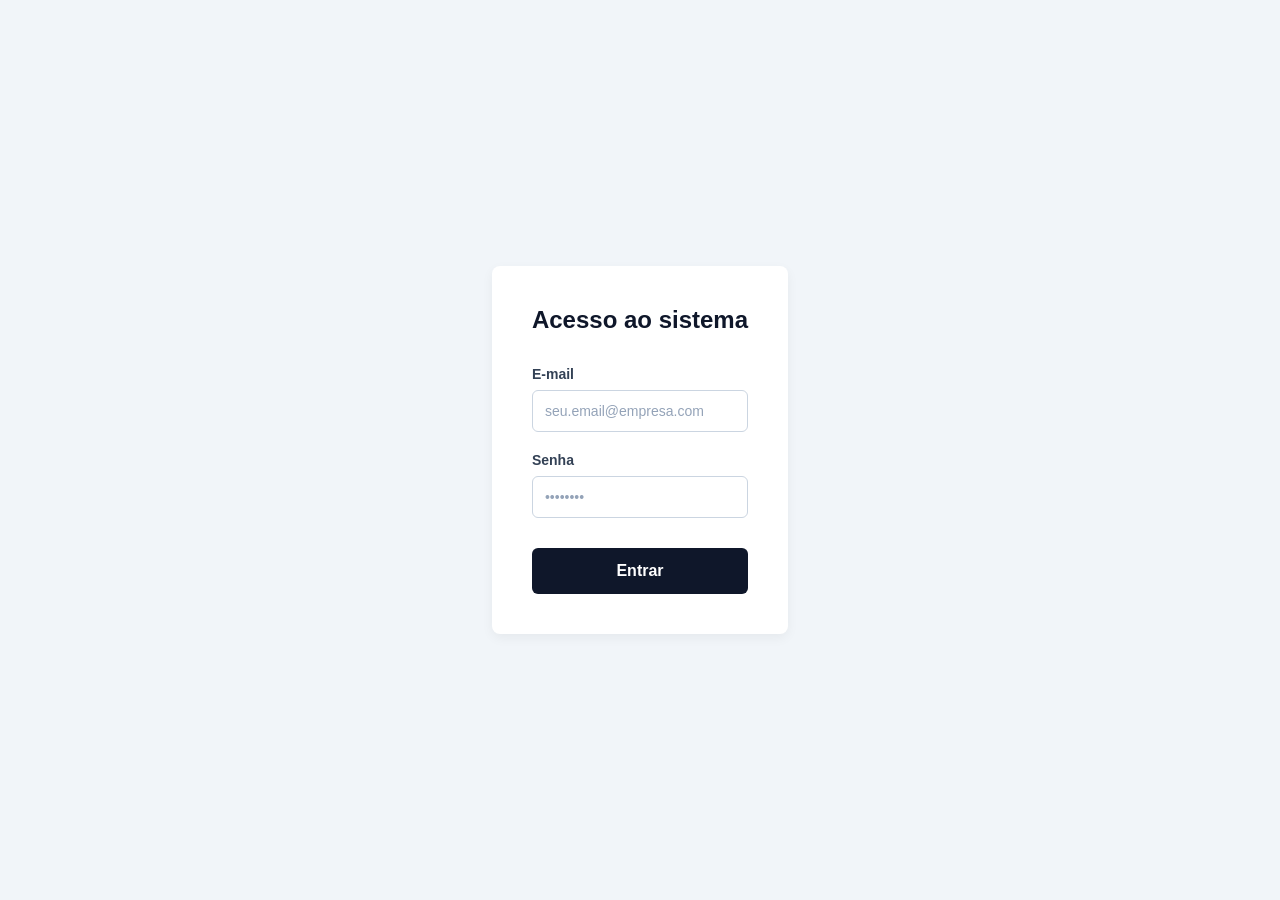
<file: index.html>
<!DOCTYPE html>
<html lang="pt-BR">
<head>
    <meta charset="UTF-8">
    <meta name="viewport" content="width=device-width, initial-scale=1.0">
    <title>Acesso ao sistema - RH</title>
    <link rel="stylesheet" href="style.css">
</head>
<body>
    <div class="login-container">
        <form class="login-card">
            <h2>Acesso ao sistema</h2>
            
            <div class="input-group">
                <label for="email">E-mail</label>
                <input type="email" id="email" placeholder="seu.email@empresa.com" required>
            </div>
            
            <div class="input-group">
                <label for="senha">Senha</label>
                <input type="password" id="senha" placeholder="••••••••" required>
            </div>
            
            <button type="submit">Entrar</button>
        </form>
    </div>
</body>
</html>
</file>
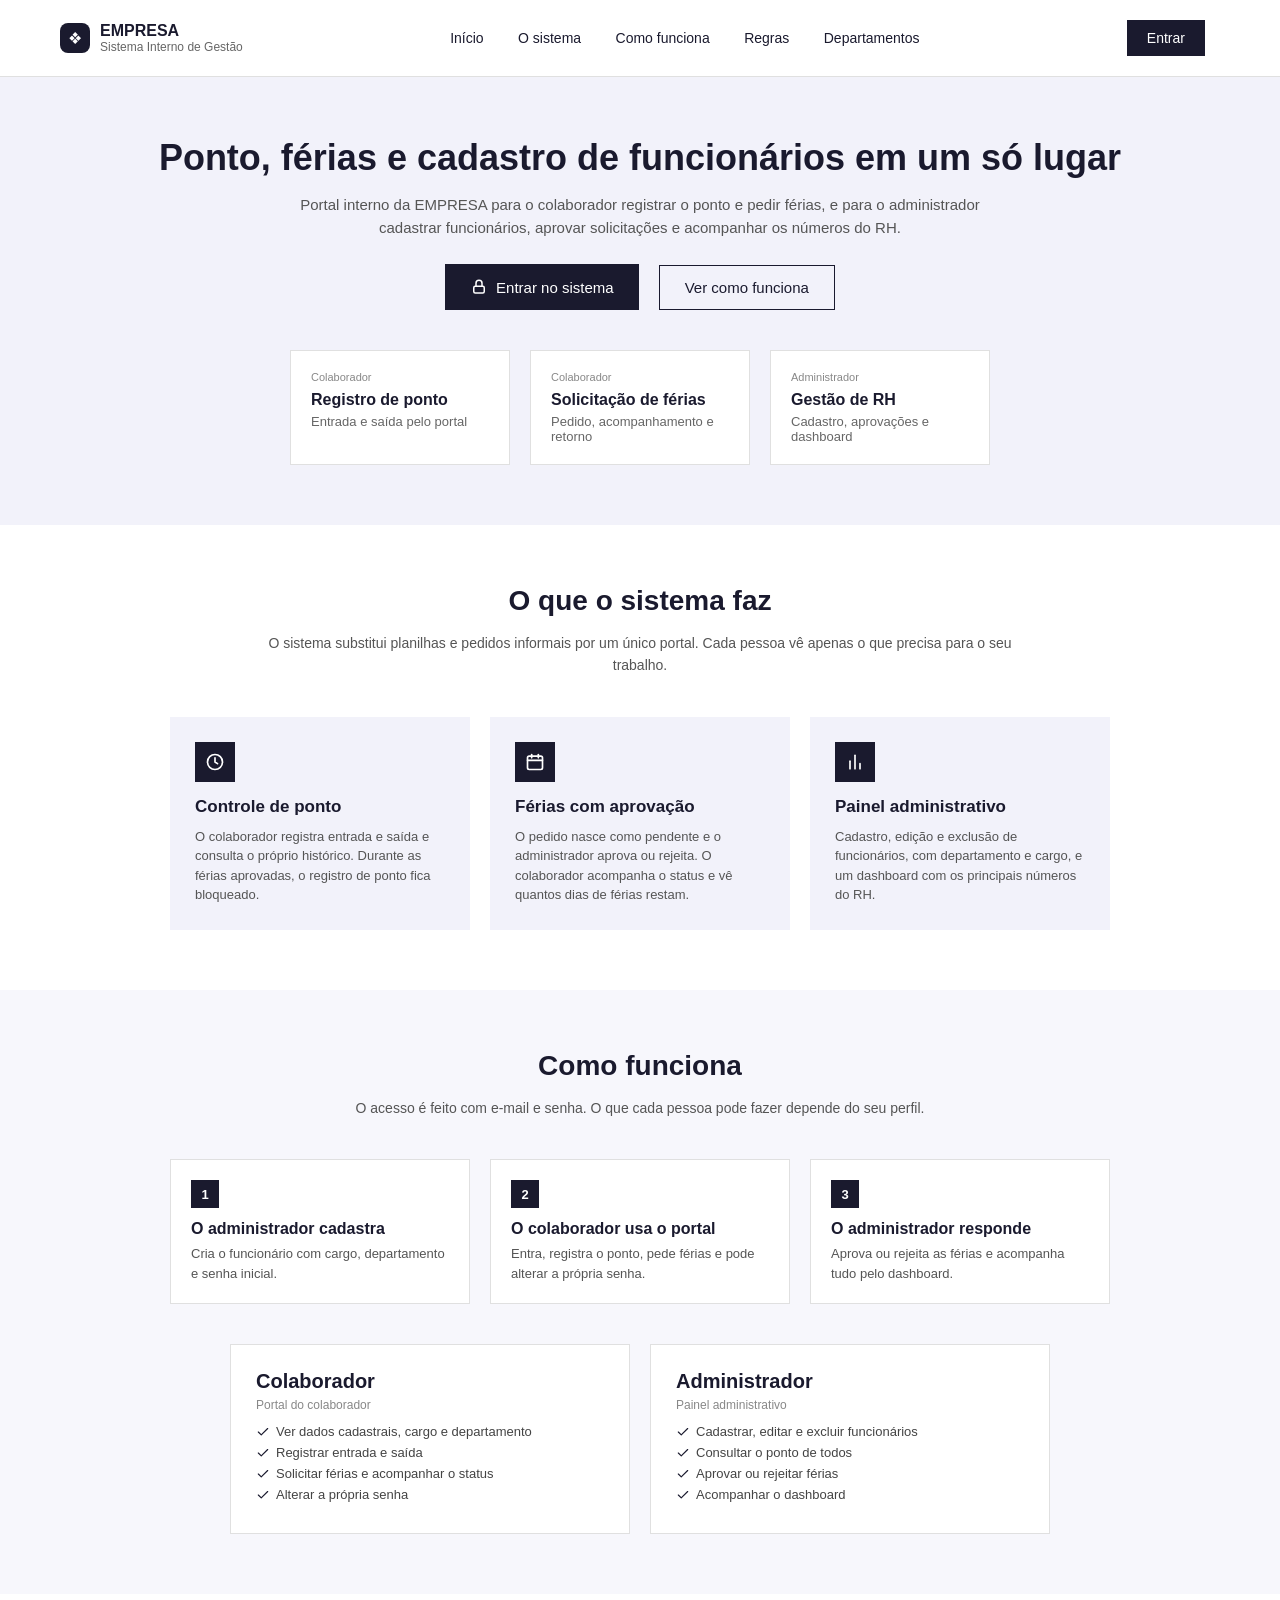
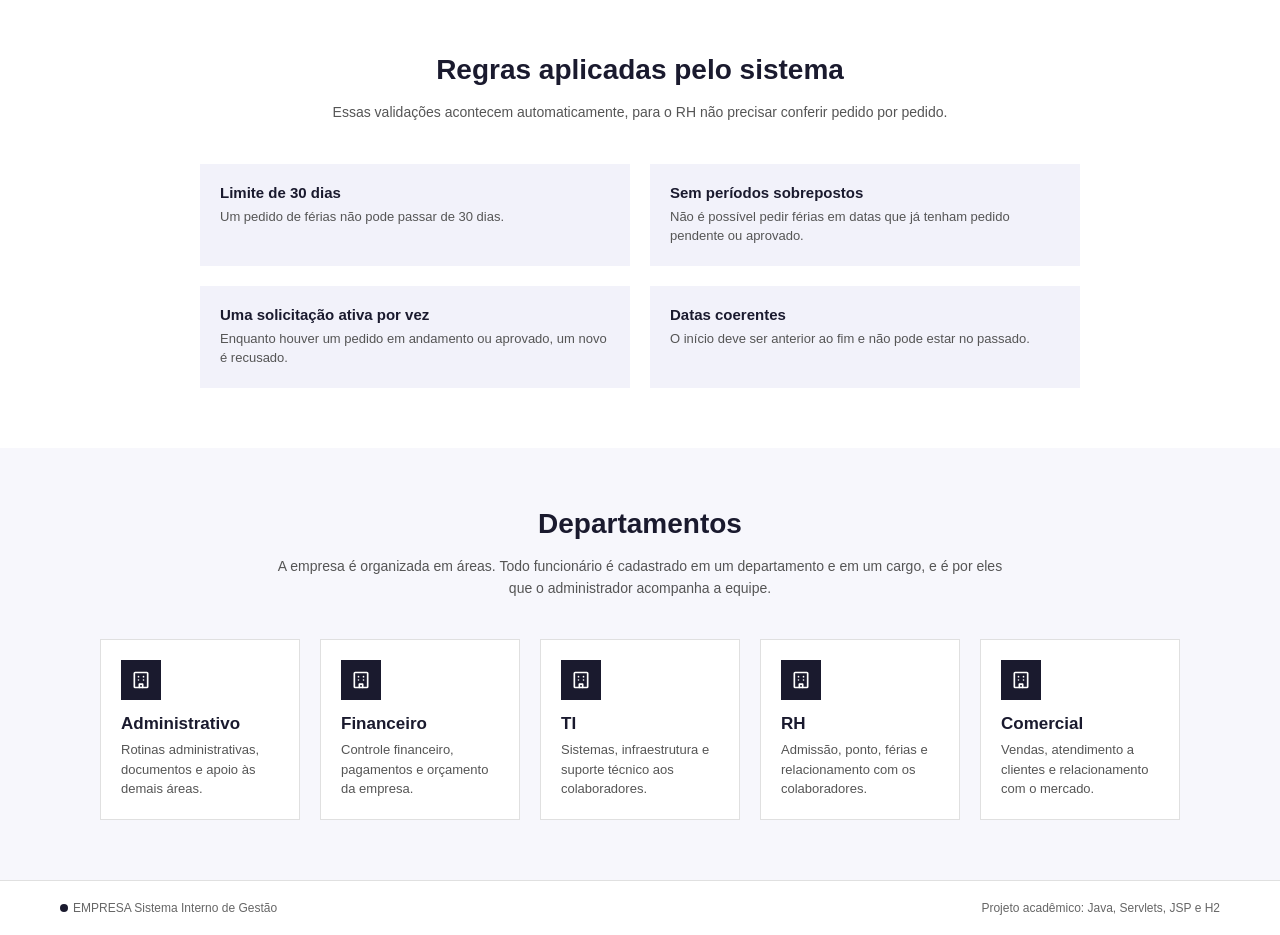
<file: src/main/webapp/index.html>
<!DOCTYPE html>
<html lang="pt-br">
<head>
    <meta charset="UTF-8">
    <meta name="viewport" content="width=device-width, initial-scale=1.0">
    <title>EMPRESA - Sistema Interno de Gestão</title>
    <link rel="stylesheet" href="styles.css">
</head>
<body>


<header class="cabecalho">
    <div class="logo-area">
        <div class="logo-quadrado"> ❖ </div>
        <div class="logo-texto">
            <p class="logo-titulo">EMPRESA</p>
            <p class="logo-subtitulo">Sistema Interno de Gestão</p>
        </div>
    </div>

    <nav class="menu-navegacao">
        <a href="#inicio">Início</a>
        <a href="#sistema">O sistema</a>
        <a href="#como-funciona">Como funciona</a>
        <a href="#regras">Regras</a>
        <a href="#departamentos">Departamentos</a>
    </nav>

    <div class="area-usuario">
        <a href="/pages/login/login.jsp" class="botao-acesso-colaborador">Entrar</a>
    </div>
</header>


<section id="inicio" class="secao-inicial">
    <h1 class="titulo-principal">Ponto, férias e cadastro de funcionários em um só lugar</h1>
    <p class="descricao-principal">
        Portal interno da EMPRESA para o colaborador registrar o ponto e pedir férias,
        e para o administrador cadastrar funcionários, aprovar solicitações e acompanhar os números do RH.
    </p>

    <div class="botoes-inicial">
        <a href="/pages/login/login.jsp" class="botao-acessar-sistema">
            <svg class="icone-svg icone-svg-claro" viewBox="0 0 24 24">
                <rect x="5" y="11" width="14" height="9" rx="2"/>
                <path d="M8 11V7a4 4 0 0 1 8 0v4"/>
            </svg>
            Entrar no sistema
        </a>
        <a href="#como-funciona" class="botao-secundario">Ver como funciona</a>
    </div>

    <div class="cartoes-recursos">
        <div class="cartao-recurso">
            <p class="rotulo-cartao">Colaborador</p>
            <p class="titulo-cartao">Registro de ponto</p>
            <p class="texto-cartao">Entrada e saída pelo portal</p>
        </div>
        <div class="cartao-recurso">
            <p class="rotulo-cartao">Colaborador</p>
            <p class="titulo-cartao">Solicitação de férias</p>
            <p class="texto-cartao">Pedido, acompanhamento e retorno</p>
        </div>
        <div class="cartao-recurso">
            <p class="rotulo-cartao">Administrador</p>
            <p class="titulo-cartao">Gestão de RH</p>
            <p class="texto-cartao">Cadastro, aprovações e dashboard</p>
        </div>
    </div>
</section>

<section id="sistema" class="secao-sobre">
    <h2 class="titulo-secao">O que o sistema faz</h2>
    <p class="descricao-secao">
        O sistema substitui planilhas e pedidos informais por um único portal.
        Cada pessoa vê apenas o que precisa para o seu trabalho.
    </p>

    <div class="cartoes-sobre">
        <div class="cartao-sobre">
            <div class="icone-cartao-sobre">
                <svg class="icone-svg icone-svg-claro" viewBox="0 0 24 24">
                    <circle cx="12" cy="12" r="9"/>
                    <polyline points="12 7 12 12 15 14"/>
                </svg>
            </div>
            <h3 class="titulo-cartao-sobre">Controle de ponto</h3>
            <p class="texto-cartao-sobre">
                O colaborador registra entrada e saída e consulta o próprio histórico.
                Durante as férias aprovadas, o registro de ponto fica bloqueado.
            </p>
        </div>
        <div class="cartao-sobre">
            <div class="icone-cartao-sobre">
                <svg class="icone-svg icone-svg-claro" viewBox="0 0 24 24">
                    <rect x="3" y="5" width="18" height="16" rx="2"/>
                    <line x1="3" y1="10" x2="21" y2="10"/>
                    <line x1="8" y1="3" x2="8" y2="7"/>
                    <line x1="16" y1="3" x2="16" y2="7"/>
                </svg>
            </div>
            <h3 class="titulo-cartao-sobre">Férias com aprovação</h3>
            <p class="texto-cartao-sobre">
                O pedido nasce como pendente e o administrador aprova ou rejeita.
                O colaborador acompanha o status e vê quantos dias de férias restam.
            </p>
        </div>
        <div class="cartao-sobre">
            <div class="icone-cartao-sobre">
                <svg class="icone-svg icone-svg-claro" viewBox="0 0 24 24">
                    <line x1="6" y1="20" x2="6" y2="11"/>
                    <line x1="12" y1="20" x2="12" y2="4"/>
                    <line x1="18" y1="20" x2="18" y2="14"/>
                </svg>
            </div>
            <h3 class="titulo-cartao-sobre">Painel administrativo</h3>
            <p class="texto-cartao-sobre">
                Cadastro, edição e exclusão de funcionários, com departamento e cargo,
                e um dashboard com os principais números do RH.
            </p>
        </div>
    </div>
</section>

<section id="como-funciona" class="secao-departamentos">
    <h2 class="titulo-secao">Como funciona</h2>
    <p class="descricao-secao">
        O acesso é feito com e-mail e senha. O que cada pessoa pode fazer depende do seu perfil.
    </p>

    <div class="fluxo">
        <div class="passo">
            <span class="numero-passo">1</span>
            <h3>O administrador cadastra</h3>
            <p>Cria o funcionário com cargo, departamento e senha inicial.</p>
        </div>
        <div class="passo">
            <span class="numero-passo">2</span>
            <h3>O colaborador usa o portal</h3>
            <p>Entra, registra o ponto, pede férias e pode alterar a própria senha.</p>
        </div>
        <div class="passo">
            <span class="numero-passo">3</span>
            <h3>O administrador responde</h3>
            <p>Aprova ou rejeita as férias e acompanha tudo pelo dashboard.</p>
        </div>
    </div>

    <div class="cartoes-perfis">
        <div class="cartao-perfil">
            <h3 class="titulo-departamento">Colaborador</h3>
            <p class="subtitulo-departamento">Portal do colaborador</p>
            <ul class="lista-departamento">
                <li><svg class="icone-svg icone-check" viewBox="0 0 24 24"><polyline points="20 6 9 17 4 12"/></svg> Ver dados cadastrais, cargo e departamento</li>
                <li><svg class="icone-svg icone-check" viewBox="0 0 24 24"><polyline points="20 6 9 17 4 12"/></svg> Registrar entrada e saída</li>
                <li><svg class="icone-svg icone-check" viewBox="0 0 24 24"><polyline points="20 6 9 17 4 12"/></svg> Solicitar férias e acompanhar o status</li>
                <li><svg class="icone-svg icone-check" viewBox="0 0 24 24"><polyline points="20 6 9 17 4 12"/></svg> Alterar a própria senha</li>
            </ul>
        </div>

        <div class="cartao-perfil">
            <h3 class="titulo-departamento">Administrador</h3>
            <p class="subtitulo-departamento">Painel administrativo</p>
            <ul class="lista-departamento">
                <li><svg class="icone-svg icone-check" viewBox="0 0 24 24"><polyline points="20 6 9 17 4 12"/></svg> Cadastrar, editar e excluir funcionários</li>
                <li><svg class="icone-svg icone-check" viewBox="0 0 24 24"><polyline points="20 6 9 17 4 12"/></svg> Consultar o ponto de todos</li>
                <li><svg class="icone-svg icone-check" viewBox="0 0 24 24"><polyline points="20 6 9 17 4 12"/></svg> Aprovar ou rejeitar férias</li>
                <li><svg class="icone-svg icone-check" viewBox="0 0 24 24"><polyline points="20 6 9 17 4 12"/></svg> Acompanhar o dashboard</li>
            </ul>
        </div>
    </div>
</section>


<section id="regras" class="secao-sobre">
    <h2 class="titulo-secao">Regras aplicadas pelo sistema</h2>
    <p class="descricao-secao">
        Essas validações acontecem automaticamente, para o RH não precisar conferir pedido por pedido.
    </p>

    <div class="grade-regras">
        <div class="item-regra">
            <h3>Limite de 30 dias</h3>
            <p>Um pedido de férias não pode passar de 30 dias.</p>
        </div>
        <div class="item-regra">
            <h3>Sem períodos sobrepostos</h3>
            <p>Não é possível pedir férias em datas que já tenham pedido pendente ou aprovado.</p>
        </div>
        <div class="item-regra">
            <h3>Uma solicitação ativa por vez</h3>
            <p>Enquanto houver um pedido em andamento ou aprovado, um novo é recusado.</p>
        </div>
        <div class="item-regra">
            <h3>Datas coerentes</h3>
            <p>O início deve ser anterior ao fim e não pode estar no passado.</p>
        </div>
    </div>
</section>

<section id="departamentos" class="secao-departamentos">
    <h2 class="titulo-secao">Departamentos</h2>
    <p class="descricao-secao">
        A empresa é organizada em áreas. Todo funcionário é cadastrado em um departamento e em um cargo,
        e é por eles que o administrador acompanha a equipe.
    </p>

    <div class="grade-deptos">
        <div class="cartao-depto">
            <div class="icone-cartao-departamento">
                <svg class="icone-svg icone-svg-claro" viewBox="0 0 24 24">
                    <rect x="4" y="3" width="16" height="18" rx="1"/>
                    <line x1="9" y1="8" x2="9" y2="8"/><line x1="15" y1="8" x2="15" y2="8"/>
                    <line x1="9" y1="12" x2="9" y2="12"/><line x1="15" y1="12" x2="15" y2="12"/>
                    <path d="M10 21v-4h4v4"/>
                </svg>
            </div>
            <h3>Administrativo</h3>
            <p>Rotinas administrativas, documentos e apoio às demais áreas.</p>
        </div>

        <div class="cartao-depto">
            <div class="icone-cartao-departamento">
                <svg class="icone-svg icone-svg-claro" viewBox="0 0 24 24">
                    <rect x="4" y="3" width="16" height="18" rx="1"/>
                    <line x1="9" y1="8" x2="9" y2="8"/><line x1="15" y1="8" x2="15" y2="8"/>
                    <line x1="9" y1="12" x2="9" y2="12"/><line x1="15" y1="12" x2="15" y2="12"/>
                    <path d="M10 21v-4h4v4"/>
                </svg>
            </div>
            <h3>Financeiro</h3>
            <p>Controle financeiro, pagamentos e orçamento da empresa.</p>
        </div>

        <div class="cartao-depto">
            <div class="icone-cartao-departamento">
                <svg class="icone-svg icone-svg-claro" viewBox="0 0 24 24">
                    <rect x="4" y="3" width="16" height="18" rx="1"/>
                    <line x1="9" y1="8" x2="9" y2="8"/><line x1="15" y1="8" x2="15" y2="8"/>
                    <line x1="9" y1="12" x2="9" y2="12"/><line x1="15" y1="12" x2="15" y2="12"/>
                    <path d="M10 21v-4h4v4"/>
                </svg>
            </div>
            <h3>TI</h3>
            <p>Sistemas, infraestrutura e suporte técnico aos colaboradores.</p>
        </div>

        <div class="cartao-depto">
            <div class="icone-cartao-departamento">
                <svg class="icone-svg icone-svg-claro" viewBox="0 0 24 24">
                    <rect x="4" y="3" width="16" height="18" rx="1"/>
                    <line x1="9" y1="8" x2="9" y2="8"/><line x1="15" y1="8" x2="15" y2="8"/>
                    <line x1="9" y1="12" x2="9" y2="12"/><line x1="15" y1="12" x2="15" y2="12"/>
                    <path d="M10 21v-4h4v4"/>
                </svg>
            </div>
            <h3>RH</h3>
            <p>Admissão, ponto, férias e relacionamento com os colaboradores.</p>
        </div>

        <div class="cartao-depto">
            <div class="icone-cartao-departamento">
                <svg class="icone-svg icone-svg-claro" viewBox="0 0 24 24">
                    <rect x="4" y="3" width="16" height="18" rx="1"/>
                    <line x1="9" y1="8" x2="9" y2="8"/><line x1="15" y1="8" x2="15" y2="8"/>
                    <line x1="9" y1="12" x2="9" y2="12"/><line x1="15" y1="12" x2="15" y2="12"/>
                    <path d="M10 21v-4h4v4"/>
                </svg>
            </div>
            <h3>Comercial</h3>
            <p>Vendas, atendimento a clientes e relacionamento com o mercado.</p>
        </div>
    </div>
</section>

<footer class="rodape">
    <p class="rodape-esquerda">
        <svg class="icone-bolinha" viewBox="0 0 10 10"><circle cx="5" cy="5" r="5"/></svg>
        EMPRESA Sistema Interno de Gestão
    </p>
    <p class="rodape-direita">
        Projeto acadêmico: Java, Servlets, JSP e H2
    </p>
</footer>

</body>
</html>
</file>
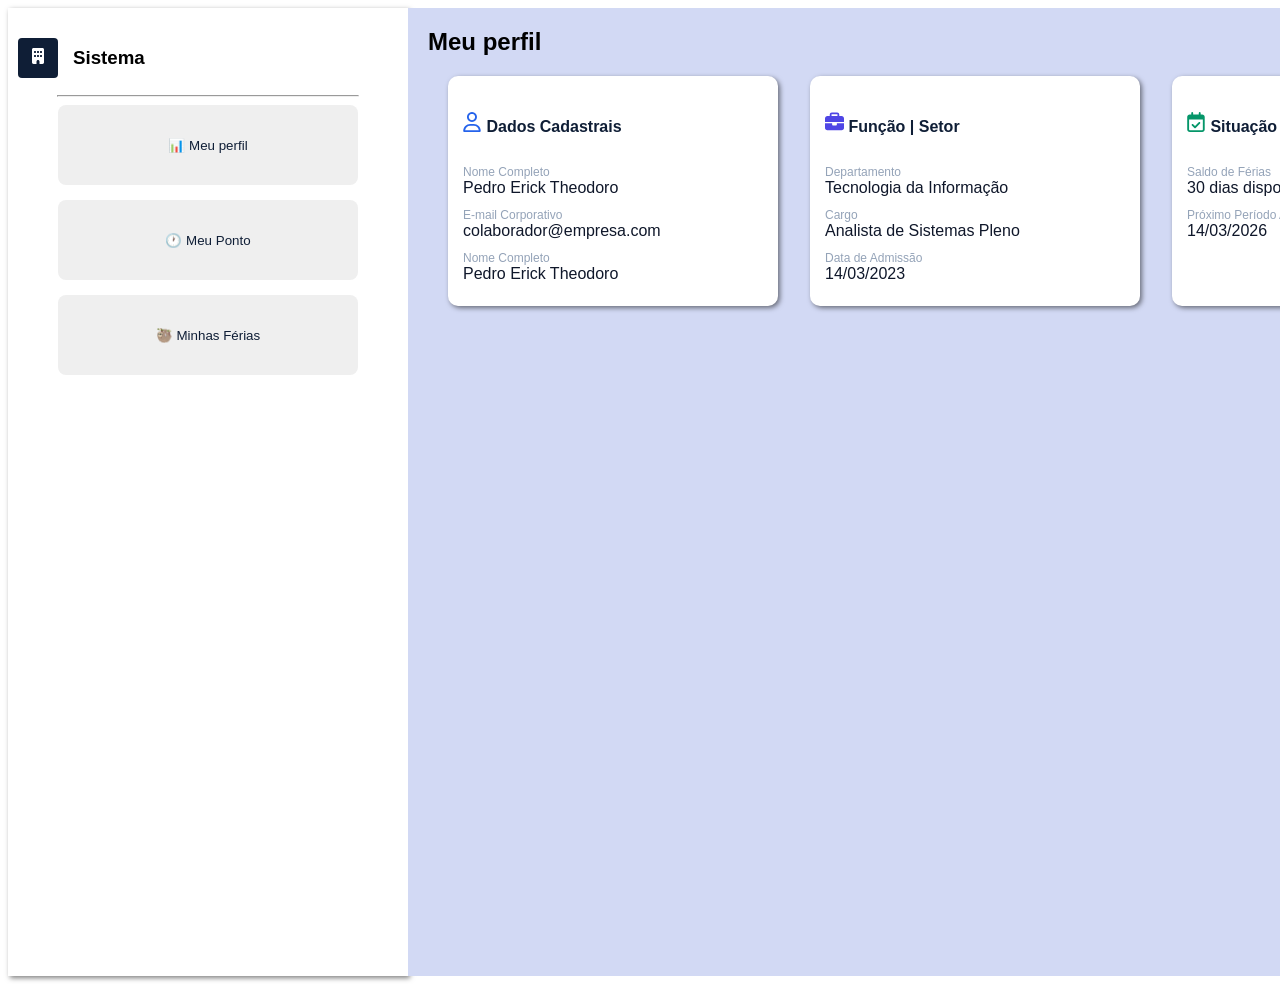
<file: src/main/webapp/pages/areaFuncionarios/areafunc.html>
<!DOCTYPE html>
<html lang="en">

<head>
    <meta charset="UTF-8">
    <meta name="viewport" content="width=device-width, initial-scale=1.0">
    <link rel="stylesheet" href="areafunc.css">
    <title>Document</title>
</head>

<body>
    <main>
        <section class="leftside">
            <section class="logo">
                <div class="fundoLogo">

                    <svg width="12" height="16" viewBox="0 0 12 16" fill="none" xmlns="http://www.w3.org/2000/svg">
                        <path
                            d="M1.5 0C1.08333 0.0208333 0.729167 0.166667 0.4375 0.4375C0.166667 0.729167 0.0208333 1.08333 0 1.5V14.5C0.0208333 14.9167 0.166667 15.2708 0.4375 15.5625C0.729167 15.8333 1.08333 15.9792 1.5 16H4.5V13.5C4.52083 13.0833 4.66667 12.7292 4.9375 12.4375C5.22917 12.1667 5.58333 12.0208 6 12C6.41667 12.0208 6.77083 12.1667 7.0625 12.4375C7.33333 12.7292 7.47917 13.0833 7.5 13.5V16H10.5C10.9167 15.9792 11.2708 15.8333 11.5625 15.5625C11.8333 15.2708 11.9792 14.9167 12 14.5V1.5C11.9792 1.08333 11.8333 0.729167 11.5625 0.4375C11.2708 0.166667 10.9167 0.0208333 10.5 0H1.5ZM2 7.5C2.02083 7.1875 2.1875 7.02083 2.5 7H3.5C3.8125 7.02083 3.97917 7.1875 4 7.5V8.5C3.97917 8.8125 3.8125 8.97917 3.5 9H2.5C2.1875 8.97917 2.02083 8.8125 2 8.5V7.5ZM5.5 7H6.5C6.8125 7.02083 6.97917 7.1875 7 7.5V8.5C6.97917 8.8125 6.8125 8.97917 6.5 9H5.5C5.1875 8.97917 5.02083 8.8125 5 8.5V7.5C5.02083 7.1875 5.1875 7.02083 5.5 7ZM8 7.5C8.02083 7.1875 8.1875 7.02083 8.5 7H9.5C9.8125 7.02083 9.97917 7.1875 10 7.5V8.5C9.97917 8.8125 9.8125 8.97917 9.5 9H8.5C8.1875 8.97917 8.02083 8.8125 8 8.5V7.5ZM2.5 3H3.5C3.8125 3.02083 3.97917 3.1875 4 3.5V4.5C3.97917 4.8125 3.8125 4.97917 3.5 5H2.5C2.1875 4.97917 2.02083 4.8125 2 4.5V3.5C2.02083 3.1875 2.1875 3.02083 2.5 3ZM5 3.5C5.02083 3.1875 5.1875 3.02083 5.5 3H6.5C6.8125 3.02083 6.97917 3.1875 7 3.5V4.5C6.97917 4.8125 6.8125 4.97917 6.5 5H5.5C5.1875 4.97917 5.02083 4.8125 5 4.5V3.5ZM8.5 3H9.5C9.8125 3.02083 9.97917 3.1875 10 3.5V4.5C9.97917 4.8125 9.8125 4.97917 9.5 5H8.5C8.1875 4.97917 8.02083 4.8125 8 4.5V3.5C8.02083 3.1875 8.1875 3.02083 8.5 3Z"
                            fill="white" />
                    </svg>

                </div>
                <h1>Sistema</h1>
            </section>

            <hr>

            <section class="botoes">
                <button>📊 Meu perfil</button>
                <button>🕐 Meu Ponto</button>
                <button>🦥 Minhas Férias</button>
            </section>
        </section>
        <section class="rightside">

            <h1>Meu perfil</h1>



            <section class="areablocos">

                <section class="blocos">
                    <h1> <svg width="19" height="20" viewBox="0 0 13 14" fill="none" xmlns="http://www.w3.org/2000/svg">
                            <path
                                d="M8.3125 3.5C8.29427 2.67969 7.92969 2.05078 7.21875 1.61328C6.48958 1.21224 5.76042 1.21224 5.03125 1.61328C4.32031 2.05078 3.95573 2.67969 3.9375 3.5C3.95573 4.32031 4.32031 4.94922 5.03125 5.38672C5.76042 5.78776 6.48958 5.78776 7.21875 5.38672C7.92969 4.94922 8.29427 4.32031 8.3125 3.5ZM2.625 3.5C2.625 2.86198 2.77995 2.27865 3.08984 1.75C3.39974 1.22135 3.82812 0.792969 4.375 0.464844C4.92188 0.154948 5.50521 0 6.125 0C6.74479 0 7.32812 0.154948 7.875 0.464844C8.42188 0.792969 8.85026 1.22135 9.16016 1.75C9.47005 2.27865 9.625 2.86198 9.625 3.5C9.625 4.13802 9.47005 4.72135 9.16016 5.25C8.85026 5.77865 8.42188 6.20703 7.875 6.53516C7.32812 6.84505 6.74479 7 6.125 7C5.50521 7 4.92188 6.84505 4.375 6.53516C3.82812 6.20703 3.39974 5.77865 3.08984 5.25C2.77995 4.72135 2.625 4.13802 2.625 3.5ZM1.33984 12.6875H10.9102C10.7643 11.7943 10.3724 11.0651 9.73438 10.5C9.07812 9.9349 8.29427 9.64323 7.38281 9.625H4.86719C3.95573 9.64323 3.18099 9.9349 2.54297 10.5C1.88672 11.0651 1.48568 11.7943 1.33984 12.6875ZM0 13.1797C0.0364583 11.8125 0.510417 10.6641 1.42188 9.73438C2.35156 8.82292 3.5 8.34896 4.86719 8.3125H7.38281C8.75 8.34896 9.89844 8.82292 10.8281 9.73438C11.7396 10.6641 12.2135 11.8125 12.25 13.1797C12.25 13.4167 12.168 13.6081 12.0039 13.7539C11.8581 13.918 11.6667 14 11.4297 14H0.820312C0.583333 14 0.391927 13.918 0.246094 13.7539C0.0820312 13.6081 0 13.4167 0 13.1797Z"
                                fill="#2563EB" />
                        </svg> Dados Cadastrais </h1>


                    <div class="blocosinfo">

                        <div class="blocosCard">
                            <p>Nome Completo</p>
                            <div class="info">Pedro Erick Theodoro</div>
                        </div>

                        <div class="blocosCard">
                            <p>E-mail Corporativo</p>
                            <div class="info">colaborador@empresa.com</div>
                        </div>

                        <div class="blocosCard">
                            <p>Nome Completo</p>
                            <div class="info">Pedro Erick Theodoro</div>
                        </div>

                    </div>
                    </div>




                </section>
                <section class="blocos">
                    <h1> <svg width="19" height="20" viewBox="0 0 14 14" fill="none" xmlns="http://www.w3.org/2000/svg">
                            <path
                                d="M5.03125 1.3125H8.96875C9.09635 1.33073 9.16927 1.40365 9.1875 1.53125V2.625H4.8125V1.53125C4.83073 1.40365 4.90365 1.33073 5.03125 1.3125ZM3.5 1.53125V2.625H1.75C1.25781 2.64323 0.847656 2.81641 0.519531 3.14453C0.191406 3.47266 0.0182292 3.88281 0 4.375V7H5.25H8.75H14V4.375C13.9818 3.88281 13.8086 3.47266 13.4805 3.14453C13.1523 2.81641 12.7422 2.64323 12.25 2.625H10.5V1.53125C10.4818 1.09375 10.3359 0.729167 10.0625 0.4375C9.77083 0.164062 9.40625 0.0182292 8.96875 0H5.03125C4.59375 0.0182292 4.22917 0.164062 3.9375 0.4375C3.66406 0.729167 3.51823 1.09375 3.5 1.53125ZM14 7.875H8.75V8.75C8.75 9.00521 8.66797 9.21484 8.50391 9.37891C8.33984 9.54297 8.13021 9.625 7.875 9.625H6.125C5.86979 9.625 5.66016 9.54297 5.49609 9.37891C5.33203 9.21484 5.25 9.00521 5.25 8.75V7.875H0V11.375C0.0182292 11.8672 0.191406 12.2773 0.519531 12.6055C0.847656 12.9336 1.25781 13.1068 1.75 13.125H12.25C12.7422 13.1068 13.1523 12.9336 13.4805 12.6055C13.8086 12.2773 13.9818 11.8672 14 11.375V7.875Z"
                                fill="#4F46E5" />
                        </svg> Função | Setor</h1>

                    <div class="blocosinfo">

                        <div class="blocosCard">
                            <p>Departamento</p>
                            <div class="info">Tecnologia da Informação</div>
                        </div>

                        <div class="blocosCard">
                            <p>Cargo</p>
                            <div class="info">Analista de Sistemas Pleno</div>
                        </div>

                        <div class="blocosCard">
                            <p>Data de Admissão</p>
                            <div class="info">14/03/2023</div>
                        </div>

                    </div>

                </section>
                <section class="blocos">
                    <h1> <svg width="19" height="20" viewBox="0 0 13 14" fill="none" xmlns="http://www.w3.org/2000/svg">
                            <path
                                d="M3.5 0C3.90104 0.0364583 4.11979 0.255208 4.15625 0.65625V1.75H8.09375V0.65625C8.13021 0.255208 8.34896 0.0364583 8.75 0C9.15104 0.0364583 9.36979 0.255208 9.40625 0.65625V1.75H10.5C10.9922 1.76823 11.4023 1.94141 11.7305 2.26953C12.0586 2.59766 12.2318 3.00781 12.25 3.5V3.9375V5.25V12.25C12.2318 12.7422 12.0586 13.1523 11.7305 13.4805C11.4023 13.8086 10.9922 13.9818 10.5 14H1.75C1.25781 13.9818 0.847656 13.8086 0.519531 13.4805C0.191406 13.1523 0.0182292 12.7422 0 12.25V5.25V3.9375V3.5C0.0182292 3.00781 0.191406 2.59766 0.519531 2.26953C0.847656 1.94141 1.25781 1.76823 1.75 1.75H2.84375V0.65625C2.88021 0.255208 3.09896 0.0364583 3.5 0ZM10.9375 5.25H1.3125V12.25C1.33073 12.5234 1.47656 12.6693 1.75 12.6875H10.5C10.7734 12.6693 10.9193 12.5234 10.9375 12.25V5.25ZM8.99609 8.12109L5.93359 11.1836C5.6237 11.4388 5.3138 11.4388 5.00391 11.1836L3.25391 9.43359C2.9987 9.1237 2.9987 8.8138 3.25391 8.50391C3.5638 8.2487 3.8737 8.2487 4.18359 8.50391L5.46875 9.78906L8.06641 7.19141C8.3763 6.9362 8.6862 6.9362 8.99609 7.19141C9.2513 7.5013 9.2513 7.8112 8.99609 8.12109Z"
                                fill="#059669" />
                        </svg> Situação de Férias</h1>

                    <div class="blocosinfo">

                        <div class="blocosCard">
                            <p>Saldo de Férias</p>
                            <div class="info">30 dias disponíveis</div>
                        </div>

                        <div class="blocosCard">
                            <p>Próximo Período Aquisitivo</p>
                            <div class="info">14/03/2026</div>
                        </div>
                    </div>

                </section>

            </section>

        </section>


    </main>
</body>

</html>
</file>
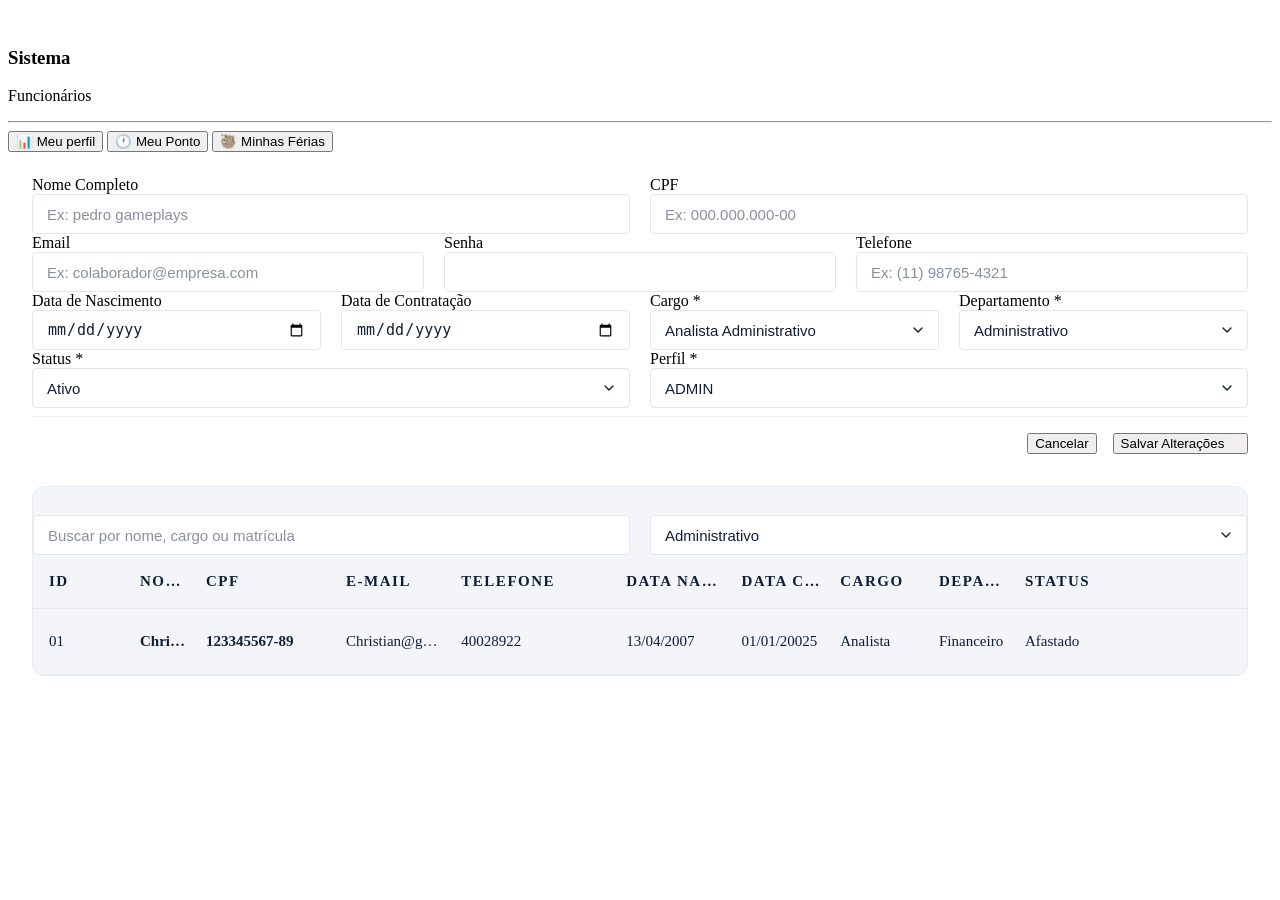
<file: src/main/webapp/pages/cadastroFuncionarios/cadastroFunc.html>
<!DOCTYPE html>
<html lang="en">

<head>
    <meta charset="UTF-8">
    <meta name="viewport" content="width=device-width, initial-scale=1.0">
    <link rel="stylesheet" href="cadastroFunc.css">
    <title>Document</title>
</head>

<body>
    <main>

        <section class="leftside">
            <section class="logo">
                <div class="fundoLogo">

                    <svg width="12" height="16" viewBox="0 0 12 16" fill="none" xmlns="http://www.w3.org/2000/svg">
                        <path
                            d="M1.5 0C1.08333 0.0208333 0.729167 0.166667 0.4375 0.4375C0.166667 0.729167 0.0208333 1.08333 0 1.5V14.5C0.0208333 14.9167 0.166667 15.2708 0.4375 15.5625C0.729167 15.8333 1.08333 15.9792 1.5 16H4.5V13.5C4.52083 13.0833 4.66667 12.7292 4.9375 12.4375C5.22917 12.1667 5.58333 12.0208 6 12C6.41667 12.0208 6.77083 12.1667 7.0625 12.4375C7.33333 12.7292 7.47917 13.0833 7.5 13.5V16H10.5C10.9167 15.9792 11.2708 15.8333 11.5625 15.5625C11.8333 15.2708 11.9792 14.9167 12 14.5V1.5C11.9792 1.08333 11.8333 0.729167 11.5625 0.4375C11.2708 0.166667 10.9167 0.0208333 10.5 0H1.5ZM2 7.5C2.02083 7.1875 2.1875 7.02083 2.5 7H3.5C3.8125 7.02083 3.97917 7.1875 4 7.5V8.5C3.97917 8.8125 3.8125 8.97917 3.5 9H2.5C2.1875 8.97917 2.02083 8.8125 2 8.5V7.5ZM5.5 7H6.5C6.8125 7.02083 6.97917 7.1875 7 7.5V8.5C6.97917 8.8125 6.8125 8.97917 6.5 9H5.5C5.1875 8.97917 5.02083 8.8125 5 8.5V7.5C5.02083 7.1875 5.1875 7.02083 5.5 7ZM8 7.5C8.02083 7.1875 8.1875 7.02083 8.5 7H9.5C9.8125 7.02083 9.97917 7.1875 10 7.5V8.5C9.97917 8.8125 9.8125 8.97917 9.5 9H8.5C8.1875 8.97917 8.02083 8.8125 8 8.5V7.5ZM2.5 3H3.5C3.8125 3.02083 3.97917 3.1875 4 3.5V4.5C3.97917 4.8125 3.8125 4.97917 3.5 5H2.5C2.1875 4.97917 2.02083 4.8125 2 4.5V3.5C2.02083 3.1875 2.1875 3.02083 2.5 3ZM5 3.5C5.02083 3.1875 5.1875 3.02083 5.5 3H6.5C6.8125 3.02083 6.97917 3.1875 7 3.5V4.5C6.97917 4.8125 6.8125 4.97917 6.5 5H5.5C5.1875 4.97917 5.02083 4.8125 5 4.5V3.5ZM8.5 3H9.5C9.8125 3.02083 9.97917 3.1875 10 3.5V4.5C9.97917 4.8125 9.8125 4.97917 9.5 5H8.5C8.1875 4.97917 8.02083 4.8125 8 4.5V3.5C8.02083 3.1875 8.1875 3.02083 8.5 3Z"
                            fill="white" />
                    </svg>

                </div>
                <h1>Sistema</h1>
                <p>Funcionários</p>
            </section>

            <hr>

            <section class="botoes">
                <button>📊 Meu perfil</button>
                <button>🕐 Meu Ponto</button>
                <button>🦥 Minhas Férias</button>
            </section>
        </section>

        <section class="rightside">

            <form action="/create-funcionario" method="post">

                <div class="input-row">





                    <div class="input-card">
                        <label>Nome Completo</label>
                        <input id="nome" name="nome" placeholder="Ex: pedro gameplays">
                    </div>


                    <div class="input-card">
                        <label>CPF</label>
                        <input id="cpf" name="cpf" placeholder="Ex: 000.000.000-00">
                    </div>


                </div>

                <div class="input-row">


                    <div class="input-card">
                        <label>Email</label>
                        <input name="email" placeholder="Ex: colaborador@empresa.com" id="email">
                    </div>

                    <div class="input-card">
                        <label>Senha</label>
                        <input name="senha" type="password" id="senha">
                    </div>

                    <div class="input-card">
                        <label>Telefone</label>
                        <input name="telefone" id="telefone" placeholder="Ex: (11) 98765-4321">
                    </div>

                </div>


                <div class="input-row">

                    <div class="input-card">
                        <label>Data de Nascimento</label>
                        <input name="dataNascimento" id="dataNascimento" type="date">
                    </div>

                    <div class="input-card">
                        <label>Data de Contratação</label>
                        <input name="dataContratacao" id="dataContratacao" type="date">
                    </div>




                    <div class="input-card">
                        <label>Cargo</label>
                        <div class="input-div">
                            <select name="cargoId" id="cargoId">
                                <option value="1">Analista Administrativo</option>
                                <option value="2">Analista Financeiro</option>
                                <option value="3">Desenvolvedor Backend</option>
                                <option value="4">Analista de RH</option>
                                <option value="5">Executivo de Vendas</option>
                            </select>
                        </div>
                    </div>



                    <div class="input-card">
                        <label>Departamento</label>
                        <div class="input-div">
                            <select name="departamentoId" id="departamentoId">
                                <option value="1">Administrativo</option>
                                <option value="2">Financeiro</option>
                                <option value="3">TI</option>
                                <option value="4">RH</option>
                                <option value="5">Comercial</option>
                            </select>
                        </div>
                    </div>

                </div>


                <div class="input-row">


                <div class="input-card">
                    <label>Status</label>
                    <div class="input-div">
                        <select name="status" id="status">
                            <option value="ATIVO">Ativo</option>
                            <option value="INATIVO">Inativo</option>

                        </select>
                    </div>
                </div>

                    <div class="input-card">
                        <label>Perfil</label>
                        <div class="input-div">
                            <select name="perfil" id="perfil">
                                <option value="ADMIN">ADMIN</option>
                                <option VALUE="FUNCIONARIO">FUNCIONARIO</option>
                            </select>
                        </div>
                    </div>

                </div>



                <div class="form-buttons">
                    <button>Cancelar</button>
                    <button type="submit">Salvar Alterações <svg xmlns="http://www.w3.org/2000/svg" width="12" height="12"
                            viewBox="0 0 12 12" fill="none">
                            <path
                                d="M5.01667 8.51667L9.12917 4.40417L8.3125 3.5875L5.01667 6.88333L3.35417 5.22083L2.5375 6.0375L5.01667 8.51667V8.51667M5.83333 11.6667C5.02639 11.6667 4.26806 11.5135 3.55833 11.2073C2.84861 10.901 2.23125 10.4854 1.70625 9.96042C1.18125 9.43542 0.765625 8.81806 0.459375 8.10833C0.153125 7.39861 0 6.64028 0 5.83333C0 5.02639 0.153125 4.26806 0.459375 3.55833C0.765625 2.84861 1.18125 2.23125 1.70625 1.70625C2.23125 1.18125 2.84861 0.765625 3.55833 0.459375C4.26806 0.153125 5.02639 0 5.83333 0C6.64028 0 7.39861 0.153125 8.10833 0.459375C8.81806 0.765625 9.43542 1.18125 9.96042 1.70625C10.4854 2.23125 10.901 2.84861 11.2073 3.55833C11.5135 4.26806 11.6667 5.02639 11.6667 5.83333C11.6667 6.64028 11.5135 7.39861 11.2073 8.10833C10.901 8.81806 10.4854 9.43542 9.96042 9.96042C9.43542 10.4854 8.81806 10.901 8.10833 11.2073C7.39861 11.5135 6.64028 11.6667 5.83333 11.6667V11.6667M5.83333 10.5C7.13611 10.5 8.23958 10.0479 9.14375 9.14375C10.0479 8.23958 10.5 7.13611 10.5 5.83333C10.5 4.53056 10.0479 3.42708 9.14375 2.52292C8.23958 1.61875 7.13611 1.16667 5.83333 1.16667C4.53056 1.16667 3.42708 1.61875 2.52292 2.52292C1.61875 3.42708 1.16667 4.53056 1.16667 5.83333C1.16667 7.13611 1.61875 8.23958 2.52292 9.14375C3.42708 10.0479 4.53056 10.5 5.83333 10.5V10.5M5.83333 5.83333V5.83333V5.83333V5.83333V5.83333V5.83333V5.83333V5.83333V5.83333V5.83333"
                                fill="#FFEFF1" />
                        </svg></button>

                </div>


            </form>

             <section class="areaLista">




            
            <div class="input-row">
                
                <div class="input-card"><input placeholder="Buscar por nome, cargo ou matrícula"></div>
                
                <div class="input-card">
                    
                        <select id="departamento">
                                <option value="1">Administrativo</option>
                                <option value="2">Financeiro</option>
                                <option value="3">TI</option>
                                <option value="4">RH</option>
                                <option value="5">Comercial</option>
                            </select>

                    </div>

                    

                </div>





               

                    <div class="legendaLista">
                        <p>ID</p>
                        <p>NOME</p>
                        <p>CPF</p>
                        <p>E-MAIL</p>
                        <p>TELEFONE</p>
                        <p>DATA NASCIMENTO</p>
                        <p>DATA CONTRATAÇÃO</p>
                        <p>CARGO</p>
                        <p>DEPARTAMENTO</p>
                        <p>STATUS</p>
                    </div>

                    <div class="cardLista">
                        <p>01</p>
                        <p>Christian Navarro</p>
                        <p>123345567-89</p>
                        <p>Christian@gmail.com</p>
                        <p>40028922</p>
                        <p>13/04/2007</p>
                        <p>01/01/20025</p>
                        <p>Analista</p>
                        <p>Financeiro</p>
                        <p>Afastado</p>


                    </div>

                </section>


        </section>

    </main>



</body>

</html>
</file>
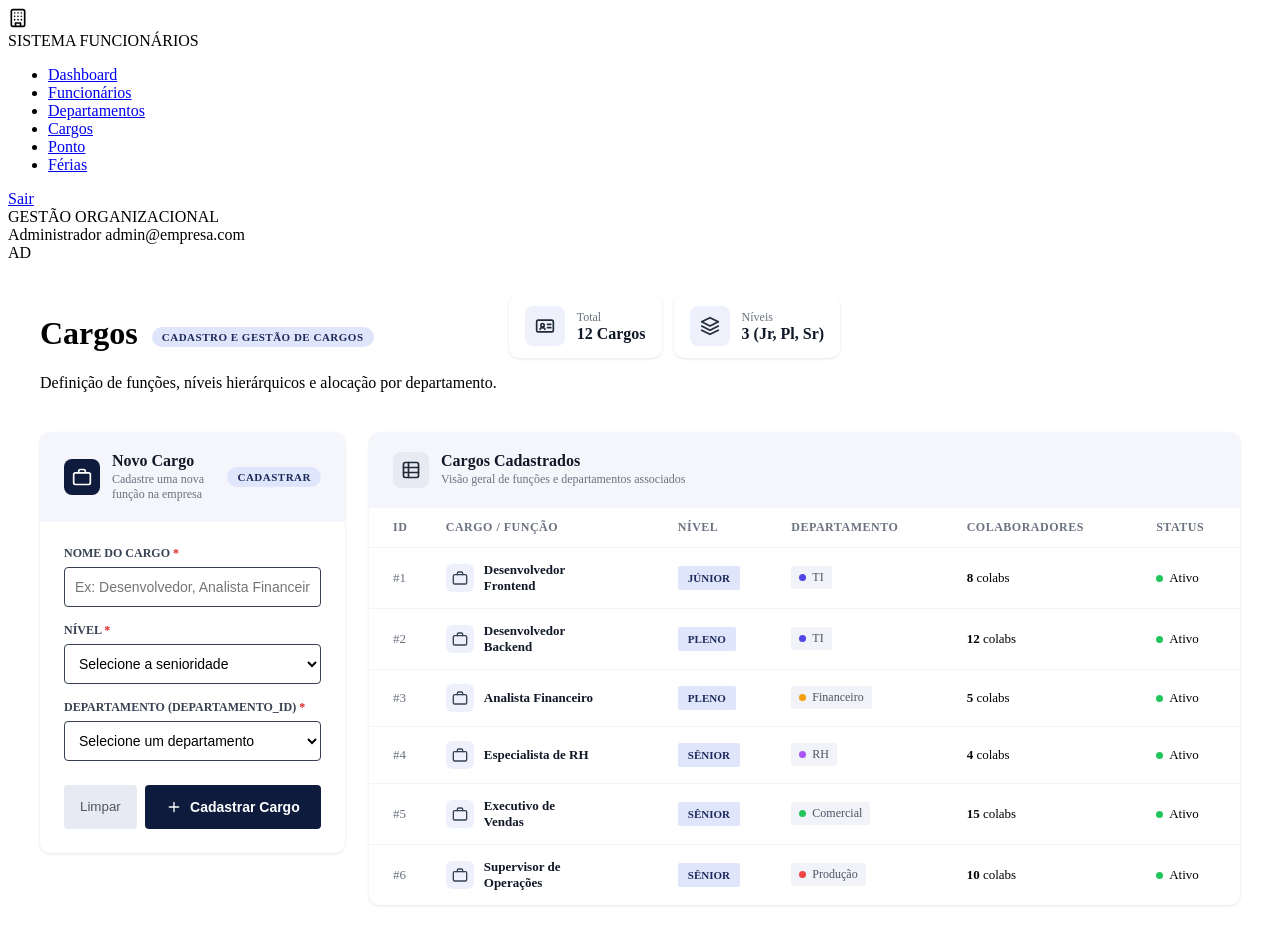
<file: src/main/webapp/pages/cargos/cargos.html>
<!DOCTYPE html>
<html lang="pt-br">
<head>
    <meta charset="UTF-8">
    <title>Cargos - Sistema Funcionários</title>
    <link rel="stylesheet" href="./style.css">
</head>
<body>

    <!-- ========== MENU LATERAL ========== -->
    <div id="menu-lateral">

        <div id="menu-topo">
            <div id="logo">
                <div id="logo-icone">
                    <svg width="20" height="20" viewBox="0 0 24 24" fill="none" stroke="currentColor" stroke-width="2" stroke-linecap="round" stroke-linejoin="round">
                        <rect x="4" y="2" width="16" height="20" rx="2"/>
                        <path d="M9 22v-4h6v4"/>
                        <path d="M8 6h.01M12 6h.01M16 6h.01M8 10h.01M12 10h.01M16 10h.01M8 14h.01M12 14h.01M16 14h.01"/>
                    </svg>
                </div>
                <div id="logo-texto">
                    <span id="logo-titulo">SISTEMA</span>
                    <span id="logo-subtitulo">FUNCIONÁRIOS</span>
                </div>
            </div>

            <ul id="menu">
                <li><a href="../dashboard/dashboard.html">Dashboard</a></li>
                <li><a href="../funcionarios/funcionarios.html">Funcionários</a></li>
                <li><a href="../departamentos/departamentos.html">Departamentos</a></li>
                <li><a href="cargos.html" class="ativo">Cargos</a></li>
                <li><a href="../ponto/ponto.html">Ponto</a></li>
                <li><a href="../ferias/ferias.html">Férias</a></li>
            </ul>
        </div>

        <div id="area-sair">
            <a href="../../index.html" id="link-sair">Sair</a>
        </div>

    </div>

    <!-- ========== CONTEÚDO ========== -->
    <div id="conteudo">

        <!-- Barra do topo -->
        <div id="barra-topo">
            <span id="titulo-topo">GESTÃO ORGANIZACIONAL</span>

            <div id="usuario-topo">
                <div id="dados-usuario">
                    <span id="nome-usuario">Administrador</span>
                    <span id="email-usuario">admin@empresa.com</span>
                </div>
                <div id="avatar">AD</div>
            </div>
        </div>

        <div id="area-pagina">

            <!-- Cabeçalho da página -->
            <div id="cabecalho-pagina">
                <div id="titulo-pagina">
                    <h1>Cargos <span class="selo">CADASTRO E GESTÃO DE CARGOS</span></h1>
                    <p id="descricao-pagina">Definição de funções, níveis hierárquicos e alocação por departamento.</p>
                </div>

                <div id="resumos">
                    <div class="caixa-resumo">
                        <div class="icone-resumo">
                            <svg width="20" height="20" viewBox="0 0 24 24" fill="none" stroke="currentColor" stroke-width="2" stroke-linecap="round" stroke-linejoin="round">
                                <rect x="2" y="5" width="20" height="14" rx="2"/>
                                <circle cx="9" cy="11" r="2"/>
                                <path d="M6 16c.5-1.5 1.5-2 3-2s2.5.5 3 2M15 10h4M15 14h4"/>
                            </svg>
                        </div>
                        <div>
                            <span class="resumo-rotulo">Total</span>
                            <span class="resumo-valor">12 Cargos</span>
                        </div>
                    </div>

                    <div class="caixa-resumo">
                        <div class="icone-resumo">
                            <svg width="20" height="20" viewBox="0 0 24 24" fill="none" stroke="currentColor" stroke-width="2" stroke-linecap="round" stroke-linejoin="round">
                                <path d="m12 2 10 5-10 5L2 7z"/>
                                <path d="m2 17 10 5 10-5"/>
                                <path d="m2 12 10 5 10-5"/>
                            </svg>
                        </div>
                        <div>
                            <span class="resumo-rotulo">Níveis</span>
                            <span class="resumo-valor">3 (Jr, Pl, Sr)</span>
                        </div>
                    </div>
                </div>
            </div>

            <!-- Duas colunas: formulário e tabela -->
            <div id="colunas">

                <!-- ===== FORMULÁRIO ===== -->
                <div id="cartao-formulario" class="cartao">

                    <div class="topo-cartao">
                        <div class="icone-escuro">
                            <svg width="20" height="20" viewBox="0 0 24 24" fill="none" stroke="currentColor" stroke-width="2" stroke-linecap="round" stroke-linejoin="round">
                                <rect x="2" y="7" width="20" height="14" rx="2"/>
                                <path d="M16 7V5a2 2 0 0 0-2-2h-4a2 2 0 0 0-2 2v2"/>
                            </svg>
                        </div>
                        <div class="texto-topo-cartao">
                            <h2>Novo Cargo</h2>
                            <p>Cadastre uma nova função na empresa</p>
                        </div>
                        <span class="selo">CADASTRAR</span>
                    </div>

                    <form id="form-cargo" action="cargos" method="post">




                        <label for="nome-cargo">NOME DO CARGO <span class="obrigatorio">*</span></label>
                        <input type="text" id="nome-cargo" name="nome" placeholder="Ex: Desenvolvedor, Analista Financeiro" required>

                        <label for="nivel-cargo">NÍVEL <span class="obrigatorio">*</span></label>
                        <select id="nivel-cargo" name="nivel" required>
                            <option value="">Selecione a senioridade</option>
                            <option value="JUNIOR">Júnior</option>
                            <option value="PLENO">Pleno</option>
                            <option value="SENIOR">Sênior</option>
                        </select>

                        <label for="departamento-cargo">DEPARTAMENTO (DEPARTAMENTO_ID) <span class="obrigatorio">*</span></label>
                        <select id="departamento-cargo" name="departamento_id" required>
                            <option value="">Selecione um departamento</option>
                            <option value="1">Administrativo</option>
                            <option value="2">Financeiro</option>
                            <option value="3">TI</option>
                            <option value="4">RH</option>
                            <option value="5">Comercial</option>
                            <option value="6">Produção</option>
                        </select>


                        <div id="botoes-formulario">
                            <button type="reset" id="botao-limpar">Limpar</button>
                            <button type="submit" id="botao-cadastrar">
                                <svg width="16" height="16" viewBox="0 0 24 24" fill="none" stroke="currentColor" stroke-width="2" stroke-linecap="round" stroke-linejoin="round">
                                    <path d="M12 5v14M5 12h14"/>
                                </svg>
                                Cadastrar Cargo
                            </button>
                        </div>

                    </form>
                </div>

                <!-- ===== TABELA ===== -->
                <div id="cartao-tabela" class="cartao">

                    <div class="topo-cartao">
                        <div class="icone-claro">
                            <svg width="20" height="20" viewBox="0 0 24 24" fill="none" stroke="currentColor" stroke-width="2" stroke-linecap="round" stroke-linejoin="round">
                                <rect x="3" y="3" width="18" height="18" rx="2"/>
                                <path d="M3 9h18M3 15h18M9 3v18"/>
                            </svg>
                        </div>
                        <div class="texto-topo-cartao">
                            <h2>Cargos Cadastrados</h2>
                            <p>Visão geral de funções e departamentos associados</p>
                        </div>
                        
                    </div>



                    <table id="tabela-cargos">
                        <thead>
                            <tr>
                                <th>ID</th>
                                <th>CARGO / FUNÇÃO</th>
                                <th>NÍVEL</th>
                                <th>DEPARTAMENTO</th>
                                <th class="centro">COLABORADORES</th>
                                <th>STATUS</th>
                            </tr>
                        </thead>
                        <tbody>
                            <tr>
                                <td class="coluna-id">#1</td>
                                <td>
                                    <div class="nome-cargo">
                                        <div class="icone-cargo">
                                            <svg width="16" height="16" viewBox="0 0 24 24" fill="none" stroke="currentColor" stroke-width="2" stroke-linecap="round" stroke-linejoin="round">
                                                <rect x="2" y="7" width="20" height="14" rx="2"/>
                                                <path d="M16 7V5a2 2 0 0 0-2-2h-4a2 2 0 0 0-2 2v2"/>
                                            </svg>
                                        </div>
                                        <span>Desenvolvedor Frontend</span>
                                    </div>
                                </td>
                                <td><span class="nivel">JÚNIOR</span></td>
                                <td><span class="departamento"><span class="bolinha cor-azul"></span>TI</span></td>
                                <td class="centro"><b>8</b> colabs</td>
                                <td><span class="status-ativo"><span class="bolinha cor-verde"></span>Ativo</span></td>
                            </tr>

                            <tr>
                                <td class="coluna-id">#2</td>
                                <td>
                                    <div class="nome-cargo">
                                        <div class="icone-cargo">
                                            <svg width="16" height="16" viewBox="0 0 24 24" fill="none" stroke="currentColor" stroke-width="2" stroke-linecap="round" stroke-linejoin="round">
                                                <rect x="2" y="7" width="20" height="14" rx="2"/>
                                                <path d="M16 7V5a2 2 0 0 0-2-2h-4a2 2 0 0 0-2 2v2"/>
                                            </svg>
                                        </div>
                                        <span>Desenvolvedor Backend</span>
                                    </div>
                                </td>
                                <td><span class="nivel">PLENO</span></td>
                                <td><span class="departamento"><span class="bolinha cor-azul"></span>TI</span></td>
                                <td class="centro"><b>12</b> colabs</td>
                                <td><span class="status-ativo"><span class="bolinha cor-verde"></span>Ativo</span></td>
                            </tr>

                            <tr>
                                <td class="coluna-id">#3</td>
                                <td>
                                    <div class="nome-cargo">
                                        <div class="icone-cargo">
                                            <svg width="16" height="16" viewBox="0 0 24 24" fill="none" stroke="currentColor" stroke-width="2" stroke-linecap="round" stroke-linejoin="round">
                                                <rect x="2" y="7" width="20" height="14" rx="2"/>
                                                <path d="M16 7V5a2 2 0 0 0-2-2h-4a2 2 0 0 0-2 2v2"/>
                                            </svg>
                                        </div>
                                        <span>Analista Financeiro</span>
                                    </div>
                                </td>
                                <td><span class="nivel">PLENO</span></td>
                                <td><span class="departamento"><span class="bolinha cor-laranja"></span>Financeiro</span></td>
                                <td class="centro"><b>5</b> colabs</td>
                                <td><span class="status-ativo"><span class="bolinha cor-verde"></span>Ativo</span></td>
                            </tr>

                            <tr>
                                <td class="coluna-id">#4</td>
                                <td>
                                    <div class="nome-cargo">
                                        <div class="icone-cargo">
                                            <svg width="16" height="16" viewBox="0 0 24 24" fill="none" stroke="currentColor" stroke-width="2" stroke-linecap="round" stroke-linejoin="round">
                                                <rect x="2" y="7" width="20" height="14" rx="2"/>
                                                <path d="M16 7V5a2 2 0 0 0-2-2h-4a2 2 0 0 0-2 2v2"/>
                                            </svg>
                                        </div>
                                        <span>Especialista de RH</span>
                                    </div>
                                </td>
                                <td><span class="nivel">SÊNIOR</span></td>
                                <td><span class="departamento"><span class="bolinha cor-roxo"></span>RH</span></td>
                                <td class="centro"><b>4</b> colabs</td>
                                <td><span class="status-ativo"><span class="bolinha cor-verde"></span>Ativo</span></td>
                            </tr>

                            <tr>
                                <td class="coluna-id">#5</td>
                                <td>
                                    <div class="nome-cargo">
                                        <div class="icone-cargo">
                                            <svg width="16" height="16" viewBox="0 0 24 24" fill="none" stroke="currentColor" stroke-width="2" stroke-linecap="round" stroke-linejoin="round">
                                                <rect x="2" y="7" width="20" height="14" rx="2"/>
                                                <path d="M16 7V5a2 2 0 0 0-2-2h-4a2 2 0 0 0-2 2v2"/>
                                            </svg>
                                        </div>
                                        <span>Executivo de Vendas</span>
                                    </div>
                                </td>
                                <td><span class="nivel">SÊNIOR</span></td>
                                <td><span class="departamento"><span class="bolinha cor-verde"></span>Comercial</span></td>
                                <td class="centro"><b>15</b> colabs</td>
                                <td><span class="status-ativo"><span class="bolinha cor-verde"></span>Ativo</span></td>
                            </tr>

                            <tr>
                                <td class="coluna-id">#6</td>
                                <td>
                                    <div class="nome-cargo">
                                        <div class="icone-cargo">
                                            <svg width="16" height="16" viewBox="0 0 24 24" fill="none" stroke="currentColor" stroke-width="2" stroke-linecap="round" stroke-linejoin="round">
                                                <rect x="2" y="7" width="20" height="14" rx="2"/>
                                                <path d="M16 7V5a2 2 0 0 0-2-2h-4a2 2 0 0 0-2 2v2"/>
                                            </svg>
                                        </div>
                                        <span>Supervisor de Operações</span>
                                    </div>
                                </td>
                                <td><span class="nivel">SÊNIOR</span></td>
                                <td><span class="departamento"><span class="bolinha cor-vermelho"></span>Produção</span></td>
                                <td class="centro"><b>10</b> colabs</td>
                                <td><span class="status-ativo"><span class="bolinha cor-verde"></span>Ativo</span></td>
                            </tr>
                        </tbody>
                    </table>

                    

                </div>

            </div>
        </div>
    </div>

</body>
</html>
</file>
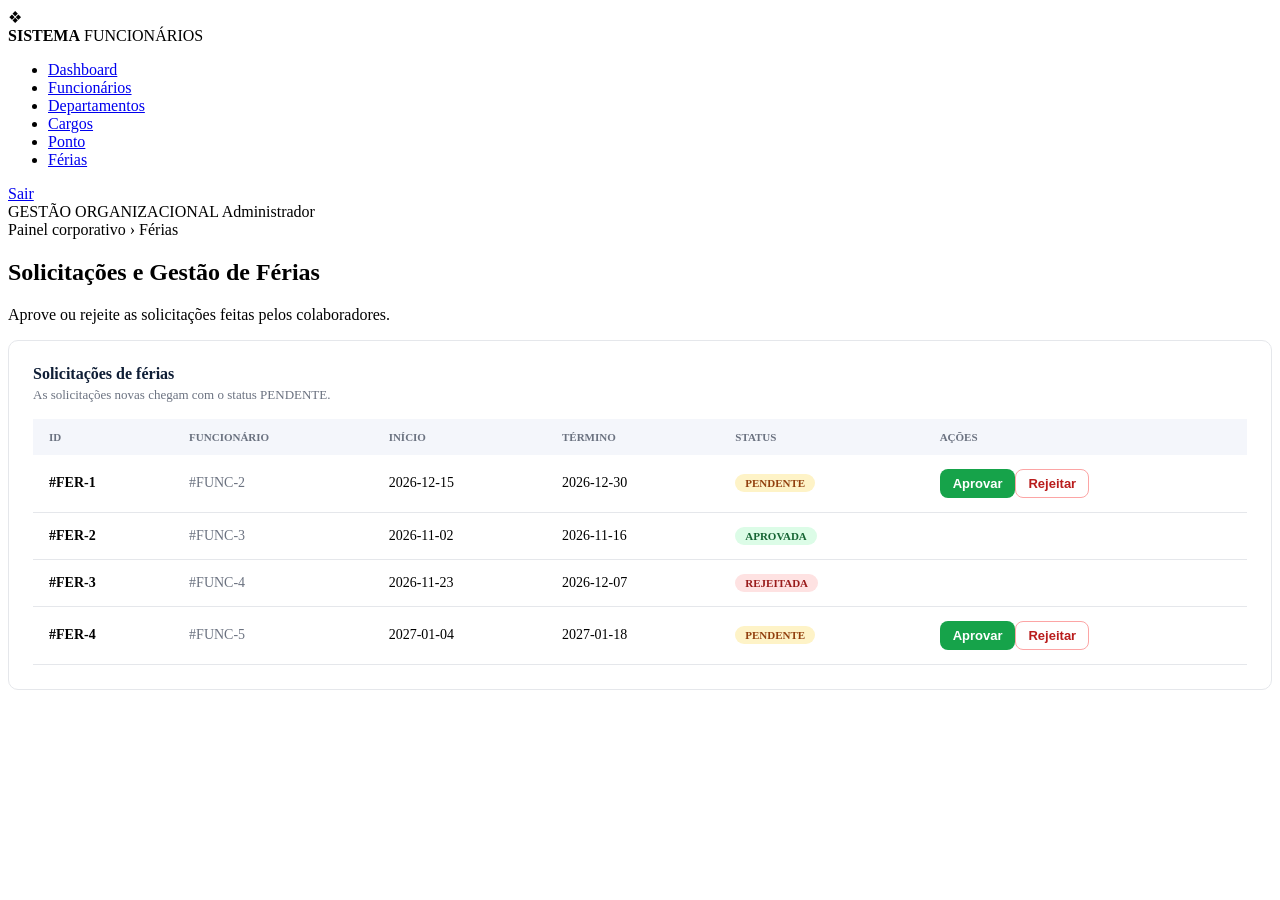
<file: src/main/webapp/pages/feriasFuncionarios/feriasFuncionarios.html>
<!DOCTYPE html>
<html lang="en">
<head>
    <meta charset="UTF-8">
    <title>Title</title>
</head>
<body>

</body>
</html><!DOCTYPE html>
<html lang="pt-BR">
<head>
    <meta charset="UTF-8">
    <meta name="viewport" content="width=device-width, initial-scale=1.0">
    <title>Férias - Painel Admin</title>
    <link rel="stylesheet" href="feriasFuncionarios.css">
</head>
<body>

<aside class="sidebar">
    <div>
        <div class="logo">
            <div class="logo-icone">❖</div>
            <div class="logo-texto">
                <strong>SISTEMA</strong>
                <span>FUNCIONÁRIOS</span>
            </div>
        </div>

        <ul class="menu">
            <li><a href="#">Dashboard</a></li>
            <li><a href="#">Funcionários</a></li>
            <li><a href="#">Departamentos</a></li>
            <li><a href="#">Cargos</a></li>
            <li><a href="admin-ponto.html">Ponto</a></li>
            <li><a href="admin-ferias.html" class="ativo">Férias</a></li>
        </ul>
    </div>

    <a href="#" class="sair">Sair</a>
</aside>

<div class="conteudo">
    <header class="topbar">
        <span>GESTÃO ORGANIZACIONAL</span>
        <span class="selo">Administrador</span>
    </header>

    <main>
        <section class="cabecalho">
            <span class="trilha">Painel corporativo › Férias</span>
            <h1>Solicitações e Gestão de Férias</h1>
            <p>Aprove ou rejeite as solicitações feitas pelos colaboradores.</p>
        </section>

        <section class="card">
            <div class="card-topo">
                <div>
                    <h2>Solicitações de férias</h2>
                    <p>As solicitações novas chegam com o status PENDENTE.</p>
                </div>
            </div>

            <div class="tabela-wrap">
                <table>
                    <thead>
                    <tr>
                        <th>ID</th>
                        <th>Funcionário</th>
                        <th>Início</th>
                        <th>Término</th>
                        <th>Status</th>
                        <th>Ações</th>
                    </tr>
                    </thead>
                    <tbody>

                    <tr>
                        <td><strong>#FER-1</strong></td>
                        <td class="mudo">#FUNC-2</td>
                        <td>2026-12-15</td>
                        <td>2026-12-30</td>
                        <td><span class="badge PENDENTE">PENDENTE</span></td>
                        <td>

                            <form action="#" data-action="/atualizar-ferias" method="post" class="acoes">
                                <input type="hidden" name="id" value="1">
                                <button type="submit" name="status" value="APROVADA" class="btn btn-ok">Aprovar</button>
                                <button type="submit" name="status" value="REJEITADA" class="btn btn-nao">Rejeitar</button>
                            </form>

                        </td>
                    </tr>

                    <tr>
                        <td><strong>#FER-2</strong></td>
                        <td class="mudo">#FUNC-3</td>
                        <td>2026-11-02</td>
                        <td>2026-11-16</td>
                        <td><span class="badge APROVADA">APROVADA</span></td>
                        <td>

                        </td>
                    </tr>

                    <tr>
                        <td><strong>#FER-3</strong></td>
                        <td class="mudo">#FUNC-4</td>
                        <td>2026-11-23</td>
                        <td>2026-12-07</td>
                        <td><span class="badge REJEITADA">REJEITADA</span></td>
                        <td>

                        </td>
                    </tr>

                    <tr>
                        <td><strong>#FER-4</strong></td>
                        <td class="mudo">#FUNC-5</td>
                        <td>2027-01-04</td>
                        <td>2027-01-18</td>
                        <td><span class="badge PENDENTE">PENDENTE</span></td>
                        <td>

                            <form action="#" data-action="/atualizar-ferias" method="post" class="acoes">
                                <input type="hidden" name="id" value="4">
                                <button type="submit" name="status" value="APROVADA" class="btn btn-ok">Aprovar</button>
                                <button type="submit" name="status" value="REJEITADA" class="btn btn-nao">Rejeitar</button>
                            </form>

                        </td>
                    </tr>

                    </tbody>
                </table>
            </div>
        </section>
    </main>
</div>

</body>
</html>
</file>
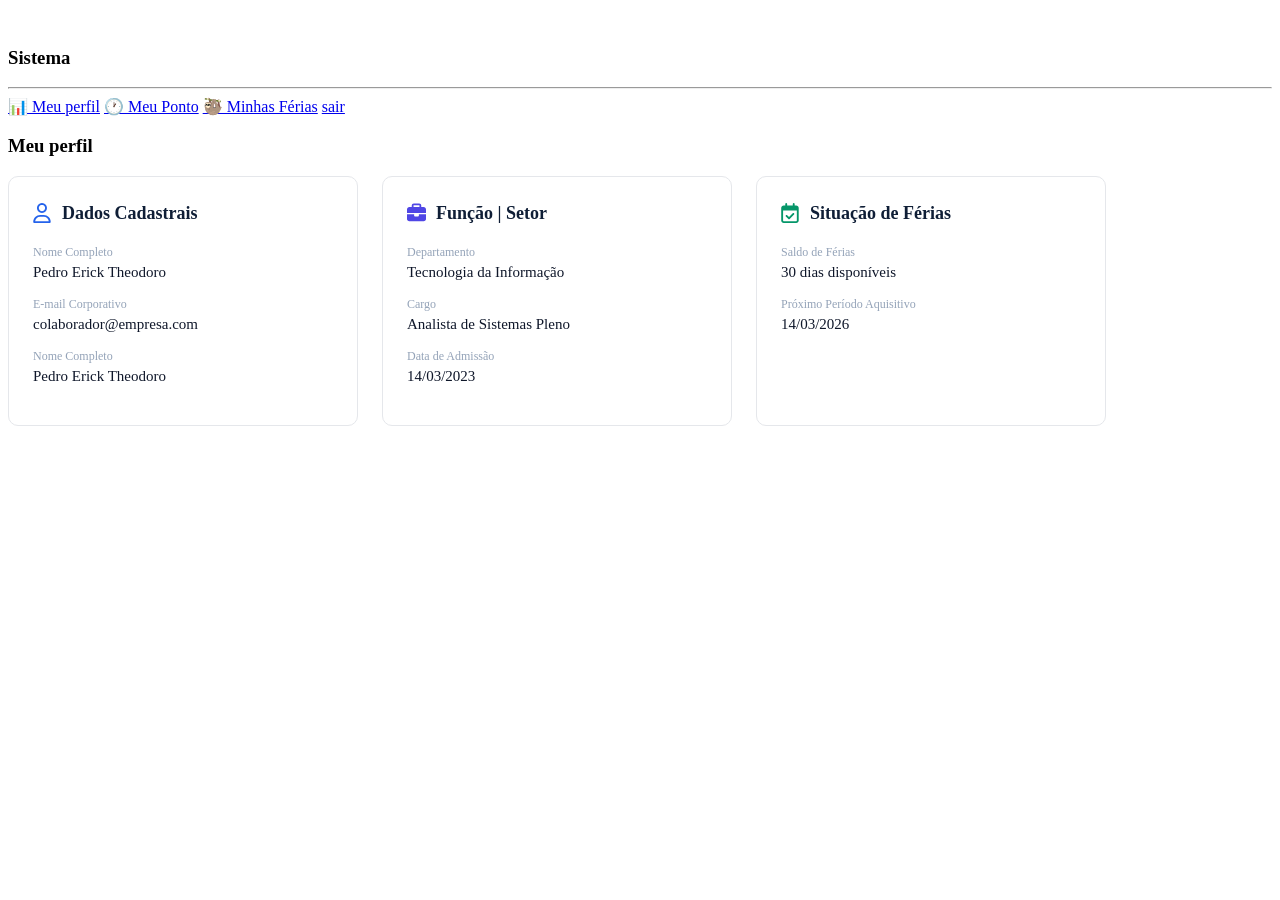
<file: src/main/webapp/pages/areaFuncionarios/meuPerfil/meuPerfil.html>
<!DOCTYPE html>
<html lang="en">

<head>
    <meta charset="UTF-8">
    <meta name="viewport" content="width=device-width, initial-scale=1.0">
    <link rel="stylesheet" href="meuPerfil.css">
    <title>Document</title>
</head>

<body>
    <main>
        <section class="leftside">
            <section class="logo">
                <div class="fundoLogo">

                    <svg width="12" height="16" viewBox="0 0 12 16" fill="none" xmlns="http://www.w3.org/2000/svg">
                        <path
                            d="M1.5 0C1.08333 0.0208333 0.729167 0.166667 0.4375 0.4375C0.166667 0.729167 0.0208333 1.08333 0 1.5V14.5C0.0208333 14.9167 0.166667 15.2708 0.4375 15.5625C0.729167 15.8333 1.08333 15.9792 1.5 16H4.5V13.5C4.52083 13.0833 4.66667 12.7292 4.9375 12.4375C5.22917 12.1667 5.58333 12.0208 6 12C6.41667 12.0208 6.77083 12.1667 7.0625 12.4375C7.33333 12.7292 7.47917 13.0833 7.5 13.5V16H10.5C10.9167 15.9792 11.2708 15.8333 11.5625 15.5625C11.8333 15.2708 11.9792 14.9167 12 14.5V1.5C11.9792 1.08333 11.8333 0.729167 11.5625 0.4375C11.2708 0.166667 10.9167 0.0208333 10.5 0H1.5ZM2 7.5C2.02083 7.1875 2.1875 7.02083 2.5 7H3.5C3.8125 7.02083 3.97917 7.1875 4 7.5V8.5C3.97917 8.8125 3.8125 8.97917 3.5 9H2.5C2.1875 8.97917 2.02083 8.8125 2 8.5V7.5ZM5.5 7H6.5C6.8125 7.02083 6.97917 7.1875 7 7.5V8.5C6.97917 8.8125 6.8125 8.97917 6.5 9H5.5C5.1875 8.97917 5.02083 8.8125 5 8.5V7.5C5.02083 7.1875 5.1875 7.02083 5.5 7ZM8 7.5C8.02083 7.1875 8.1875 7.02083 8.5 7H9.5C9.8125 7.02083 9.97917 7.1875 10 7.5V8.5C9.97917 8.8125 9.8125 8.97917 9.5 9H8.5C8.1875 8.97917 8.02083 8.8125 8 8.5V7.5ZM2.5 3H3.5C3.8125 3.02083 3.97917 3.1875 4 3.5V4.5C3.97917 4.8125 3.8125 4.97917 3.5 5H2.5C2.1875 4.97917 2.02083 4.8125 2 4.5V3.5C2.02083 3.1875 2.1875 3.02083 2.5 3ZM5 3.5C5.02083 3.1875 5.1875 3.02083 5.5 3H6.5C6.8125 3.02083 6.97917 3.1875 7 3.5V4.5C6.97917 4.8125 6.8125 4.97917 6.5 5H5.5C5.1875 4.97917 5.02083 4.8125 5 4.5V3.5ZM8.5 3H9.5C9.8125 3.02083 9.97917 3.1875 10 3.5V4.5C9.97917 4.8125 9.8125 4.97917 9.5 5H8.5C8.1875 4.97917 8.02083 4.8125 8 4.5V3.5C8.02083 3.1875 8.1875 3.02083 8.5 3Z"
                            fill="white" />
                    </svg>

                </div>
                <h1>Sistema</h1>
            </section>

            <hr>

           <section class="botoes">
                <a href="/pages/areaFuncionarios/meuPerfil/meuPerfil.html">📊 Meu perfil</a>
                <a href="/encontrar-ponto-por-id">🕐 Meu Ponto</a>
                <a href="/minhas-ferias">🦥 Minhas Férias</a>
                <a href="/"> sair </a>
            </section>
        <section class="rightside">

            <h1>Meu perfil</h1>



            <section class="areablocos">

                <section class="blocos">
                    <h1> <svg width="19" height="20" viewBox="0 0 13 14" fill="none" xmlns="http://www.w3.org/2000/svg">
                            <path
                                d="M8.3125 3.5C8.29427 2.67969 7.92969 2.05078 7.21875 1.61328C6.48958 1.21224 5.76042 1.21224 5.03125 1.61328C4.32031 2.05078 3.95573 2.67969 3.9375 3.5C3.95573 4.32031 4.32031 4.94922 5.03125 5.38672C5.76042 5.78776 6.48958 5.78776 7.21875 5.38672C7.92969 4.94922 8.29427 4.32031 8.3125 3.5ZM2.625 3.5C2.625 2.86198 2.77995 2.27865 3.08984 1.75C3.39974 1.22135 3.82812 0.792969 4.375 0.464844C4.92188 0.154948 5.50521 0 6.125 0C6.74479 0 7.32812 0.154948 7.875 0.464844C8.42188 0.792969 8.85026 1.22135 9.16016 1.75C9.47005 2.27865 9.625 2.86198 9.625 3.5C9.625 4.13802 9.47005 4.72135 9.16016 5.25C8.85026 5.77865 8.42188 6.20703 7.875 6.53516C7.32812 6.84505 6.74479 7 6.125 7C5.50521 7 4.92188 6.84505 4.375 6.53516C3.82812 6.20703 3.39974 5.77865 3.08984 5.25C2.77995 4.72135 2.625 4.13802 2.625 3.5ZM1.33984 12.6875H10.9102C10.7643 11.7943 10.3724 11.0651 9.73438 10.5C9.07812 9.9349 8.29427 9.64323 7.38281 9.625H4.86719C3.95573 9.64323 3.18099 9.9349 2.54297 10.5C1.88672 11.0651 1.48568 11.7943 1.33984 12.6875ZM0 13.1797C0.0364583 11.8125 0.510417 10.6641 1.42188 9.73438C2.35156 8.82292 3.5 8.34896 4.86719 8.3125H7.38281C8.75 8.34896 9.89844 8.82292 10.8281 9.73438C11.7396 10.6641 12.2135 11.8125 12.25 13.1797C12.25 13.4167 12.168 13.6081 12.0039 13.7539C11.8581 13.918 11.6667 14 11.4297 14H0.820312C0.583333 14 0.391927 13.918 0.246094 13.7539C0.0820312 13.6081 0 13.4167 0 13.1797Z"
                                fill="#2563EB" />
                        </svg> Dados Cadastrais </h1>


                    <div class="blocosinfo">

                        <div class="blocosCard">
                            <p>Nome Completo</p>
                            <div class="info">Pedro Erick Theodoro</div>
                        </div>

                        <div class="blocosCard">
                            <p>E-mail Corporativo</p>
                            <div class="info">colaborador@empresa.com</div>
                        </div>

                        <div class="blocosCard">
                            <p>Nome Completo</p>
                            <div class="info">Pedro Erick Theodoro</div>
                        </div>

                    </div>
                    </div>




                </section>
                <section class="blocos">
                    <h1> <svg width="19" height="20" viewBox="0 0 14 14" fill="none" xmlns="http://www.w3.org/2000/svg">
                            <path
                                d="M5.03125 1.3125H8.96875C9.09635 1.33073 9.16927 1.40365 9.1875 1.53125V2.625H4.8125V1.53125C4.83073 1.40365 4.90365 1.33073 5.03125 1.3125ZM3.5 1.53125V2.625H1.75C1.25781 2.64323 0.847656 2.81641 0.519531 3.14453C0.191406 3.47266 0.0182292 3.88281 0 4.375V7H5.25H8.75H14V4.375C13.9818 3.88281 13.8086 3.47266 13.4805 3.14453C13.1523 2.81641 12.7422 2.64323 12.25 2.625H10.5V1.53125C10.4818 1.09375 10.3359 0.729167 10.0625 0.4375C9.77083 0.164062 9.40625 0.0182292 8.96875 0H5.03125C4.59375 0.0182292 4.22917 0.164062 3.9375 0.4375C3.66406 0.729167 3.51823 1.09375 3.5 1.53125ZM14 7.875H8.75V8.75C8.75 9.00521 8.66797 9.21484 8.50391 9.37891C8.33984 9.54297 8.13021 9.625 7.875 9.625H6.125C5.86979 9.625 5.66016 9.54297 5.49609 9.37891C5.33203 9.21484 5.25 9.00521 5.25 8.75V7.875H0V11.375C0.0182292 11.8672 0.191406 12.2773 0.519531 12.6055C0.847656 12.9336 1.25781 13.1068 1.75 13.125H12.25C12.7422 13.1068 13.1523 12.9336 13.4805 12.6055C13.8086 12.2773 13.9818 11.8672 14 11.375V7.875Z"
                                fill="#4F46E5" />
                        </svg> Função | Setor</h1>

                    <div class="blocosinfo">

                        <div class="blocosCard">
                            <p>Departamento</p>
                            <div class="info">Tecnologia da Informação</div>
                        </div>

                        <div class="blocosCard">
                            <p>Cargo</p>
                            <div class="info">Analista de Sistemas Pleno</div>
                        </div>

                        <div class="blocosCard">
                            <p>Data de Admissão</p>
                            <div class="info">14/03/2023</div>
                        </div>

                    </div>

                </section>
                <section class="blocos">
                    <h1> <svg width="19" height="20" viewBox="0 0 13 14" fill="none" xmlns="http://www.w3.org/2000/svg">
                            <path
                                d="M3.5 0C3.90104 0.0364583 4.11979 0.255208 4.15625 0.65625V1.75H8.09375V0.65625C8.13021 0.255208 8.34896 0.0364583 8.75 0C9.15104 0.0364583 9.36979 0.255208 9.40625 0.65625V1.75H10.5C10.9922 1.76823 11.4023 1.94141 11.7305 2.26953C12.0586 2.59766 12.2318 3.00781 12.25 3.5V3.9375V5.25V12.25C12.2318 12.7422 12.0586 13.1523 11.7305 13.4805C11.4023 13.8086 10.9922 13.9818 10.5 14H1.75C1.25781 13.9818 0.847656 13.8086 0.519531 13.4805C0.191406 13.1523 0.0182292 12.7422 0 12.25V5.25V3.9375V3.5C0.0182292 3.00781 0.191406 2.59766 0.519531 2.26953C0.847656 1.94141 1.25781 1.76823 1.75 1.75H2.84375V0.65625C2.88021 0.255208 3.09896 0.0364583 3.5 0ZM10.9375 5.25H1.3125V12.25C1.33073 12.5234 1.47656 12.6693 1.75 12.6875H10.5C10.7734 12.6693 10.9193 12.5234 10.9375 12.25V5.25ZM8.99609 8.12109L5.93359 11.1836C5.6237 11.4388 5.3138 11.4388 5.00391 11.1836L3.25391 9.43359C2.9987 9.1237 2.9987 8.8138 3.25391 8.50391C3.5638 8.2487 3.8737 8.2487 4.18359 8.50391L5.46875 9.78906L8.06641 7.19141C8.3763 6.9362 8.6862 6.9362 8.99609 7.19141C9.2513 7.5013 9.2513 7.8112 8.99609 8.12109Z"
                                fill="#059669" />
                        </svg> Situação de Férias</h1>

                    <div class="blocosinfo">

                        <div class="blocosCard">
                            <p>Saldo de Férias</p>
                            <div class="info">30 dias disponíveis</div>
                        </div>

                        <div class="blocosCard">
                            <p>Próximo Período Aquisitivo</p>
                            <div class="info">14/03/2026</div>
                        </div>
                    </div>

                </section>

            </section>

        </section>


    </main>
</body>

</html>
</file>
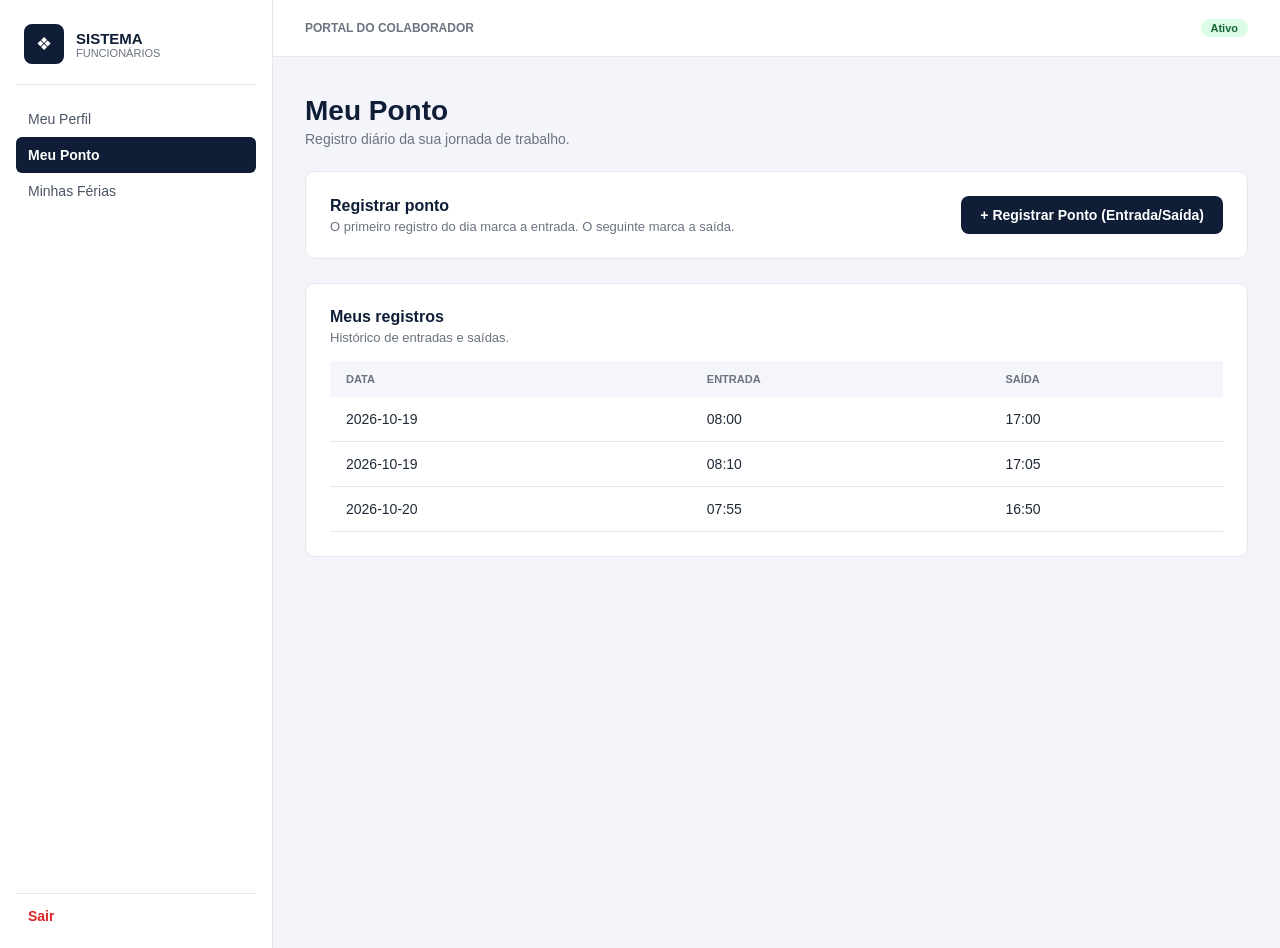
<file: src/main/webapp/pages/areaFuncionarios/meuPonto/meuPonto.html>
<!DOCTYPE html>
<html lang="pt-BR">
<head>
    <meta charset="UTF-8">
    <meta name="viewport" content="width=device-width, initial-scale=1.0">
    <title>Meu Ponto</title>
    <link rel="stylesheet" href="meuPonto.css">
</head>
<body>

<aside class="sidebar">
    <div>
        <div class="logo">
            <div class="logo-icone">❖</div>
            <div class="logo-texto">
                <strong>SISTEMA</strong>
                <span>FUNCIONÁRIOS</span>
            </div>
        </div>

        <ul class="menu">
            <li><a href="#">Meu Perfil</a></li>
            <li><a href="func-ponto.html" class="ativo">Meu Ponto</a></li>
            <li><a href="func-ferias.html">Minhas Férias</a></li>
        </ul>
    </div>

    <a href="#" class="sair">Sair</a>
</aside>

<div class="conteudo">
    <header class="topbar">
        <span>PORTAL DO COLABORADOR</span>
        <span class="selo">Ativo</span>
    </header>

    <main>
        <section class="cabecalho">
            <h1>Meu Ponto</h1>
            <p>Registro diário da sua jornada de trabalho.</p>
        </section>

        <section class="card">
            <div class="card-topo">
                <div>
                    <h2>Registrar ponto</h2>
                    <p>O primeiro registro do dia marca a entrada. O seguinte marca a saída.</p>
                </div>

                <form action="#" data-action="/registrar-ponto" method="post">
                    <button type="submit" class="btn btn-primario">+ Registrar Ponto (Entrada/Saída)</button>
                </form>
            </div>
        </section>

        <section class="card">
            <div class="card-topo">
                <div>
                    <h2>Meus registros</h2>
                    <p>Histórico de entradas e saídas.</p>
                </div>
            </div>

            <div class="tabela-wrap">
                <table>
                    <thead>
                    <tr>
                        <th>Data</th>
                        <th>Entrada</th>
                        <th>Saída</th>
                    </tr>
                    </thead>
                    <tbody>

                    <tr>
                        <td>2026-10-19</td>
                        <td>08:00</td>
                        <td>17:00</td>
                    </tr>

                    <tr>
                        <td>2026-10-19</td>
                        <td>08:10</td>
                        <td>17:05</td>
                    </tr>

                    <tr>
                        <td>2026-10-20</td>
                        <td>07:55</td>
                        <td>16:50</td>
                    </tr>

                    </tbody>
                </table>
            </div>
        </section>
    </main>
</div>

</body>
</html>
</file>
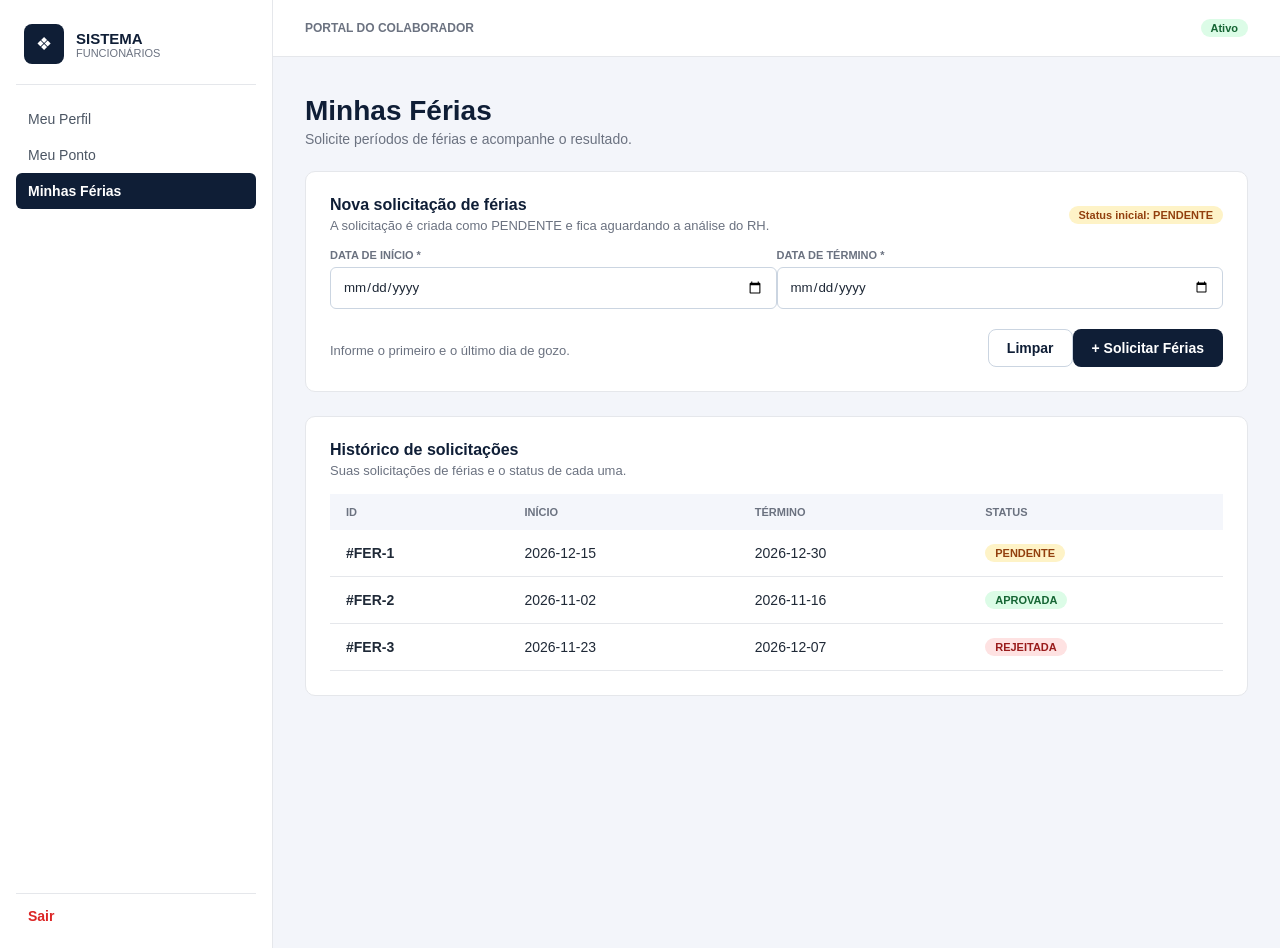
<file: src/main/webapp/pages/areaFuncionarios/minhasFerias/minhasFerias.html>
<!DOCTYPE html>
<html lang="pt-BR">
<head>
    <meta charset="UTF-8">
    <meta name="viewport" content="width=device-width, initial-scale=1.0">
    <title>Minhas Férias</title>
    <link rel="stylesheet" href="minhasFerias.css">
</head>
<body>

<aside class="sidebar">
    <div>
        <div class="logo">
            <div class="logo-icone">❖</div>
            <div class="logo-texto">
                <strong>SISTEMA</strong>
                <span>FUNCIONÁRIOS</span>
            </div>
        </div>

        <ul class="menu">
            <li><a href="#">Meu Perfil</a></li>
            <li><a href="func-ponto.html">Meu Ponto</a></li>
            <li><a href="func-ferias.html" class="ativo">Minhas Férias</a></li>
        </ul>
    </div>

    <a href="#" class="sair">Sair</a>
</aside>

<div class="conteudo">
    <header class="topbar">
        <span>PORTAL DO COLABORADOR</span>
        <span class="selo">Ativo</span>
    </header>

    <main>
        <section class="cabecalho">
            <h1>Minhas Férias</h1>
            <p>Solicite períodos de férias e acompanhe o resultado.</p>
        </section>

        <section class="card">
            <div class="card-topo">
                <div>
                    <h2>Nova solicitação de férias</h2>
                    <p>A solicitação é criada como PENDENTE e fica aguardando a análise do RH.</p>
                </div>
                <span class="badge PENDENTE">Status inicial: PENDENTE</span>
            </div>

            <form action="#" data-action="/solicitar-ferias" method="post">
                <div class="form-linha">
                    <div class="campo">
                        <label for="dataInicio">Data de início *</label>
                        <input type="date" id="dataInicio" name="dataInicio" required>
                    </div>

                    <div class="campo">
                        <label for="dataFim">Data de término *</label>
                        <input type="date" id="dataFim" name="dataFim" required>
                    </div>
                </div>

                <div class="form-rodape">
                    <span class="dica">Informe o primeiro e o último dia de gozo.</span>
                    <div class="acoes">
                        <button type="reset" class="btn btn-contorno">Limpar</button>
                        <button type="submit" class="btn btn-primario">+ Solicitar Férias</button>
                    </div>
                </div>
            </form>
        </section>

        <section class="card">
            <div class="card-topo">
                <div>
                    <h2>Histórico de solicitações</h2>
                    <p>Suas solicitações de férias e o status de cada uma.</p>
                </div>
            </div>

            <div class="tabela-wrap">
                <table>
                    <thead>
                    <tr>
                        <th>ID</th>
                        <th>Início</th>
                        <th>Término</th>
                        <th>Status</th>
                    </tr>
                    </thead>
                    <tbody>

                    <tr>
                        <td><strong>#FER-1</strong></td>
                        <td>2026-12-15</td>
                        <td>2026-12-30</td>
                        <td><span class="badge PENDENTE">PENDENTE</span></td>
                    </tr>

                    <tr>
                        <td><strong>#FER-2</strong></td>
                        <td>2026-11-02</td>
                        <td>2026-11-16</td>
                        <td><span class="badge APROVADA">APROVADA</span></td>
                    </tr>

                    <tr>
                        <td><strong>#FER-3</strong></td>
                        <td>2026-11-23</td>
                        <td>2026-12-07</td>
                        <td><span class="badge REJEITADA">REJEITADA</span></td>
                    </tr>

                    </tbody>
                </table>
            </div>
        </section>
    </main>
</div>

</body>
</html>
</file>
<file: style.css>
* {
    margin: 0;
    padding: 0;
    box-sizing: border-box;
    font-family: Arial, sans-serif;
}

body {
    background-color: #F1F5F9; 
    display: flex;
    justify-content: center;
    align-items: center;
    height: 100vh;
}

.login-card {
    background-color: #FFFFFF;
    padding: 40px;
    border-radius: 8px;
    box-shadow: 0 4px 12px rgba(0, 0, 0, 0.05);
    width: 100%;
    max-width: 420px;
}

.login-card h2 {
    text-align: center;
    color: #0F172A;
    margin-bottom: 32px;
    font-size: 24px;
}

.input-group {
    margin-bottom: 20px;
}

.input-group label {
    display: block;
    margin-bottom: 8px;
    color: #334155;
    font-size: 14px;
    font-weight: bold;
}

.input-group input {
    width: 100%;
    padding: 12px;
    border: 1px solid #CBD5E1;
    border-radius: 6px;
    font-size: 14px;
    color: #334155;
    outline: none;
    transition: border-color 0.2s;
}

.input-group input:focus {
    border-color: #0F172A;
}

.input-group input::placeholder {
    color: #94A3B8;
}

button {
    width: 100%;
    padding: 14px;
    background-color: #0F172A;
    color: #FFFFFF;
    border: none;
    border-radius: 6px;
    font-size: 16px;
    font-weight: bold;
    cursor: pointer;
    margin-top: 10px;
    transition: background-color 0.2s;
}

button:hover {
    background-color: #1E293B;
}
</file>
<file: src/main/webapp/styles.css>
/* ESTILO GERAL */
* {
    margin: 0;
    padding: 0;
    box-sizing: border-box;
}

html {
    scroll-behavior: smooth;
}

body {
    font-family: Arial, Helvetica, sans-serif;
    color: #1a1a2e;
    background-color: #ffffff;
}

/* ÍCONES SVG */
.icone-svg {
    width: 18px;
    height: 18px;
    fill: none;
    stroke: #1a1a2e;
    stroke-width: 2;
    stroke-linecap: round;
    stroke-linejoin: round;
    vertical-align: middle;
    margin-right: 5px;
}

.icone-svg-claro {
    stroke: #ffffff;
    margin-right: 0;
}

.icone-check {
    width: 14px;
    height: 14px;
    stroke: #1a1a2e;
    margin-right: 6px;
}

.icone-bolinha {
    width: 8px;
    height: 8px;
    fill: #1a1a2e;
    vertical-align: middle;
    margin-right: 5px;
}

/* CABEÇALHO */
.cabecalho {
    display: flex;
    justify-content: space-between;
    align-items: center;
    padding: 20px 60px;
    background-color: #ffffff;
    border-bottom: 1px solid #e0e0e0;
}

.logo-area {
    display: flex;
    align-items: center;
}

.logo-quadrado {
    display: flex;
    flex-direction: row;
    align-items: center;
    justify-content: center;
    width: 20px;
    height: 20px;
    background-color: #1a1a2e;
    margin-right: 10px;
    color: #FFFFFF;
    padding: 15px;
    border-radius: 8px;
}

.logo-titulo {
    font-size: 16px;
    font-weight: bold;
}

.logo-subtitulo {
    font-size: 12px;
    color: #666666;
}

.menu-navegacao a {
    margin: 0 15px;
    text-decoration: none;
    color: #1a1a2e;
    font-size: 14px;
}

.area-usuario {
    display: flex;
    align-items: center;
}

.botao-acesso-colaborador {
    text-decoration: none;
    background-color: #1a1a2e;
    color: #ffffff;
    border: none;
    padding: 10px 20px;
    font-size: 14px;
    cursor: pointer;
    margin-right: 15px;
}

.icone-usuario {
    background-color: #1a1a2e;
    width: 35px;
    height: 35px;
    border-radius: 50%;
    display: flex;
    align-items: center;
    justify-content: center;
}

.icone-usuario .icone-svg {
    stroke: #ffffff;
    margin-right: 0;
    width: 18px;
    height: 18px;
}

/* SEÇÃO INICIAL */
.secao-inicial {
    background-color: #f2f2fa;
    text-align: center;
    padding: 60px 20px;
}

.selo-topo {
    background-color: #e6e6f5;
    display: inline-flex;
    align-items: center;
    padding: 6px 14px;
    border-radius: 20px;
    font-size: 12px;
    margin-bottom: 20px;
}

.titulo-principal {
    font-size: 36px;
    margin-bottom: 15px;
}

.descricao-principal {
    max-width: 700px;
    margin: 0 auto 25px auto;
    color: #555555;
    font-size: 15px;
    line-height: 1.5;
}

.botoes-inicial {
    display: flex;
    justify-content: center;
    align-items: center;
    margin-bottom: 40px;
}

.botao-acessar-sistema {
    text-decoration: none;
    display: inline-flex;
    align-items: center;
    background-color: #1a1a2e;
    color: #ffffff;
    border: none;
    padding: 14px 25px;
    font-size: 15px;
    cursor: pointer;
    margin-right: 20px;
}

.botao-acessar-sistema .icone-svg {
    margin-right: 8px;
}

.texto-autenticacao {
    display: flex;
    align-items: center;
    font-size: 13px;
    color: #444444;
}

.cartoes-recursos {
    display: flex;
    justify-content: center;
    gap: 20px;
    flex-wrap: wrap;
}

.cartao-recurso {
    background-color: #ffffff;
    border: 1px solid #e0e0e0;
    padding: 20px;
    width: 220px;
    text-align: left;
}

.rotulo-cartao {
    font-size: 11px;
    color: #888888;
    margin-bottom: 8px;
}

.titulo-cartao {
    font-size: 16px;
    font-weight: bold;
    margin-bottom: 5px;
}

.texto-cartao {
    font-size: 13px;
    color: #666666;
}

/* SEÇÕES COM TÍTULO */
.subtitulo-secao {
    text-align: center;
    font-size: 12px;
    letter-spacing: 1px;
    color: #666666;
    margin-bottom: 10px;
}

.titulo-secao {
    text-align: center;
    font-size: 28px;
    margin-bottom: 15px;
}

.descricao-secao {
    text-align: center;
    max-width: 750px;
    margin: 0 auto 40px auto;
    color: #555555;
    font-size: 14px;
    line-height: 1.6;
}

/* SEÇÃO SOBRE */
.secao-sobre {
    padding: 60px 60px;
}

.cartoes-sobre {
    display: flex;
    gap: 20px;
    justify-content: center;
    flex-wrap: wrap;
}

.cartao-sobre {
    background-color: #f2f2fa;
    padding: 25px;
    width: 300px;
}

.icone-cartao-sobre {
    background-color: #1a1a2e;
    width: 40px;
    height: 40px;
    display: flex;
    align-items: center;
    justify-content: center;
    margin-bottom: 15px;
}

.icone-cartao-sobre .icone-svg {
    width: 20px;
    height: 20px;
}

.titulo-cartao-sobre {
    font-size: 17px;
    margin-bottom: 10px;
}

.texto-cartao-sobre {
    font-size: 13px;
    color: #555555;
    line-height: 1.5;
}

/* SEÇÃO DEPARTAMENTOS */
.secao-departamentos {
    background-color: #f7f7fc;
    padding: 60px 60px;
}

.cartoes-departamentos {
    display: flex;
    gap: 20px;
    justify-content: center;
    flex-wrap: wrap;
}

.cartao-departamento {
    background-color: #ffffff;
    border: 1px solid #e0e0e0;
    padding: 25px;
    width: 320px;
}

.cabecalho-cartao-departamento {
    display: flex;
    justify-content: space-between;
    align-items: center;
    margin-bottom: 15px;
}

.icone-cartao-departamento {
    background-color: #1a1a2e;
    width: 40px;
    height: 40px;
    display: flex;
    align-items: center;
    justify-content: center;
}

.icone-cartao-departamento .icone-svg {
    width: 20px;
    height: 20px;
}

.etiqueta-departamento {
    background-color: #e6e6f5;
    font-size: 11px;
    padding: 4px 10px;
    border-radius: 15px;
    color: #333333;
}

.titulo-departamento {
    font-size: 20px;
    margin-bottom: 5px;
}

.subtitulo-departamento {
    font-size: 12px;
    color: #888888;
    margin-bottom: 12px;
}

.texto-departamento {
    font-size: 13px;
    color: #555555;
    line-height: 1.5;
    margin-bottom: 15px;
}

.lista-departamento {
    list-style: none;
    font-size: 13px;
    color: #444444;
    margin-bottom: 20px;
}

.lista-departamento li {
    display: flex;
    align-items: center;
    margin-bottom: 6px;
}

.botao-acessar-area {
    background-color: #e6e6f5;
    color: #1a1a2e;
    border: none;
    padding: 12px;
    width: 100%;
    font-size: 14px;
    cursor: pointer;
}

/* SEÇÃO CONTATO */
.secao-contato {
    background-color: #f2f2fa;
    padding: 60px 60px;
}

.caixa-contato {
    background-color: #ffffff;
    border: 1px solid #e0e0e0;
    max-width: 800px;
    margin: 0 auto;
    padding: 30px;
    text-align: center;
}

.titulo-caixa-contato {
    font-size: 20px;
    margin-bottom: 8px;
}

.texto-caixa-contato {
    font-size: 13px;
    color: #666666;
    margin-bottom: 25px;
}

.grade-contato {
    display: flex;
    flex-wrap: wrap;
    gap: 20px;
    text-align: left;
}

.item-contato {
    display: flex;
    align-items: flex-start;
    width: 45%;
    background-color: #f7f7fc;
    padding: 15px;
}

.icone-item-contato {
    margin-right: 12px;
}

.icone-item-contato .icone-svg {
    margin-right: 0;
    width: 20px;
    height: 20px;
}

.titulo-item-contato {
    font-size: 13px;
    color: #666666;
    margin-bottom: 4px;
}

.destaque-item-contato {
    font-size: 15px;
    font-weight: bold;
    margin-bottom: 4px;
}

.texto-item-contato {
    font-size: 12px;
    color: #888888;
}

/* RODAPÉ */
.rodape {
    display: flex;
    justify-content: space-between;
    align-items: center;
    padding: 20px 60px;
    border-top: 1px solid #e0e0e0;
    font-size: 12px;
    color: #666666;
}

.rodape-esquerda {
    display: flex;
    align-items: center;
}


/* ===== NOVOS ESTILOS ===== */

/* Cabeçalho fixo ao rolar */
.cabecalho {
    position: sticky;
    top: 0;
    z-index: 10;
}

.secao-inicial,
.secao-sobre,
.secao-departamentos {
    scroll-margin-top: 80px;
}

/* Botão secundário do hero */
.botao-secundario {
    display: inline-flex;
    align-items: center;
    padding: 13px 25px;
    border: 1px solid #1a1a2e;
    color: #1a1a2e;
    font-size: 15px;
    text-decoration: none;
}

.botao-secundario:hover {
    background-color: #e6e6f5;
}

/* Fluxo em 3 passos */
.fluxo {
    display: flex;
    gap: 20px;
    justify-content: center;
    flex-wrap: wrap;
    margin-bottom: 40px;
}

.passo {
    width: 300px;
    padding: 20px;
    background-color: #ffffff;
    border: 1px solid #e0e0e0;
}

.numero-passo {
    display: inline-flex;
    align-items: center;
    justify-content: center;
    width: 28px;
    height: 28px;
    margin-bottom: 12px;
    background-color: #1a1a2e;
    color: #ffffff;
    font-size: 13px;
    font-weight: bold;
}

.passo h3 {
    font-size: 16px;
    margin-bottom: 6px;
}

.passo p {
    font-size: 13px;
    color: #555555;
    line-height: 1.5;
}

/* Perfis: colaborador e administrador */
.cartoes-perfis {
    display: flex;
    gap: 20px;
    justify-content: center;
    flex-wrap: wrap;
}

.cartao-perfil {
    width: 400px;
    max-width: 100%;
    padding: 25px;
    background-color: #ffffff;
    border: 1px solid #e0e0e0;
}

.cartao-perfil .lista-departamento {
    margin-bottom: 0;
}

/* Regras do sistema */
.grade-regras {
    display: flex;
    gap: 20px;
    justify-content: center;
    flex-wrap: wrap;
    max-width: 900px;
    margin: 0 auto;
}

.item-regra {
    width: 430px;
    max-width: 100%;
    padding: 20px;
    background-color: #f2f2fa;
}

.item-regra h3 {
    font-size: 15px;
    margin-bottom: 6px;
}

.item-regra p {
    font-size: 13px;
    color: #555555;
    line-height: 1.5;
}

/* Departamentos (home) */
.grade-deptos {
    display: flex;
    gap: 20px;
    justify-content: center;
    flex-wrap: wrap;
    max-width: 1100px;
    margin: 0 auto;
}

.cartao-depto {
    width: 200px;
    padding: 20px;
    background-color: #ffffff;
    border: 1px solid #e0e0e0;
}

.cartao-depto .icone-cartao-departamento {
    margin-bottom: 14px;
}

.cartao-depto h3 {
    font-size: 17px;
    margin-bottom: 6px;
}

.cartao-depto p {
    font-size: 13px;
    color: #555555;
    line-height: 1.5;
}

/* Rodapé quebra linha em telas menores */
.rodape {
    gap: 8px 24px;
    flex-wrap: wrap;
}

/* Telas pequenas */
@media (max-width: 768px) {
    .cabecalho,
    .rodape {
        padding: 16px 20px;
    }

    .menu-navegacao {
        display: none;
    }

    .secao-sobre,
    .secao-departamentos {
        padding: 40px 20px;
    }

    .titulo-principal {
        font-size: 28px;
    }

    .botoes-inicial {
        flex-direction: column;
        gap: 12px;
    }

    .botao-acessar-sistema {
        margin-right: 0;
    }
}
</file>
<file: src/main/webapp/pages/areaFuncionarios/areafunc.css>
main {

    display: flex;

    font-family: 'Segoe UI', Tahoma, Geneva, Verdana, sans-serif;

}

h1 {
    font-family: 'Segoe UI', Tahoma, Geneva, Verdana, sans-serif;
}

.rightside {

    padding-left: 20px;

    display: flex;
    align-items: start;

    flex-direction: column;

    background-color: #D2D9F4;



    justify-content: start;

    min-width: 77vw;


}



.areablocos {
    display: flex;

    justify-content: flex-start;
    align-self: flex-start;

    padding-left: 20px;


    align-items: flex-start;
    gap: 32px;
    min-height: 100vh;
}

.blocos {
    display: flex;

    flex-direction: column;


    min-width: 300px;
    min-height: 200px;

    padding: 15px;

    background-color: white;

    border-radius: 10px;
    box-shadow: 2px 2px 5px rgba(0, 0, 0, 0.5);



}

.blocos h1 {
    color: #0F1E36;
    font-family: 'Segoe UI', Tahoma, Geneva, Verdana, sans-serif;
    font-size: 25x;
    font-style: normal;
    font-weight: 600;
    line-height: 24px;

}

.blocosCard {
    display: flex;
    flex-direction: column;

    gap: 2px;


    margin: 0;
    line-height: 1px;

}

.blocosCard p {
    font-size: 12px;
    color: #94a3b8;
}

.info {
    font-size: 16px;
    color: #0f172a;
}

.blocosinfo {
    display: flex;

    flex-direction: column;

    gap: 15px;
}



.leftside {

    display: flex;
    flex-direction: column;


    min-width: 400px;
    min-height: 100vh;

    background-color: white;

    box-shadow: 2px 2px 5px rgba(0, 0, 0, 0.5);



    max-width: 300px;


}

.fundoLogo {


    text-align: center;

    align-content: center;

    width: 40px;
    height: 40px;
    border-radius: 4px;

    background-color: #0F1E36;
}

hr {
    width: 300px;
    color: darkgray;
}

.logo {

    display: flex;

    align-items: center;

    gap: 15px;

    padding-left: 10px;
    padding-top: 20px;

    max-width: fit-content;

}

.botoes {
    display: flex;
    flex-direction: column;
    gap: 15px;
    align-items: center;


}

button {

    border-radius: 8px;
    border: transparent;



    color: #0F1E36;

    min-height: 80px;
    width: 300px;


}

button:hover {

    background-color: #0F1E36;

    color: white;

}
</file>
<file: src/main/webapp/pages/cadastroFuncionarios/cadastroFunc.css>
/* Reseta a main para respeitar o layout da dashboard */
.main-content {
    display: flex !important;
    flex-direction: column !important;
    width: 100%;
}

/* Container dos dois cartões (formulário e lista) */
.rightside {
    display: flex;
    flex-direction: column;
    gap: 32px;
    background-color: transparent;
    padding: 24px;
    margin: 0 auto;
    width: 100%;
    box-sizing: border-box;
}

/* ===== CARTÃO DO FORMULÁRIO ===== */
.form-cadastro {
    display: flex;
    flex-direction: column;
    background-color: #FFFFFF;
    border: 1px solid #E8EBF2;
    padding: 32px;
    gap: 20px;
    box-sizing: border-box;
    border-radius: 12px;
}

.cabecalho-form {
    display: flex;
    justify-content: space-between;
    align-items: center;
    gap: 16px;
    flex-wrap: wrap;
    margin-bottom: 12px;
}

.titulo-form {
    display: flex;
    align-items: flex-start;
    gap: 12px;
}

.titulo-form i {
    font-size: 20px;
    margin-top: 2px;
    color: #0F1E36;
}

.titulo-form h3 {
    margin: 0;
    font-size: 15px;
    font-weight: 600;
    color: #0F1E36;
}

.titulo-form p {
    margin: 0;
    font-size: 15px;
    color: #0F1E36;
}

.rotulo-form {
    font-size: 15px;
    letter-spacing: 1px;
    text-transform: uppercase;
    color: #0F1E36;
}

.form-cadastro label {
    color: #0F1E36;
    font-size: 15px;
    font-style: normal;
    font-weight: 600;
    line-height: 20px;
    margin-bottom: 8px;
}

/* Asterisco nos campos obrigatórios */
.input-card:has(input:required) label::after,
.input-card:has(select) label::after {
    content: " *";
}

.input-row {
    display: flex;
    flex-direction: row;
    justify-content: space-between;
    gap: 20px;
    width: 100%;
}

.input-card {
    display: flex;
    flex-direction: column;
    flex: 1;
    min-width: 0;
}

.input-card-largo {
    flex: 2;
}

.input-card input,
.input-card select {
    background-color: #FFFFFF;
    border: 1px solid #E3E6EE;
    width: 100%;
    height: 40px;
    padding: 9px 14px;
    font-size: 15px;
    color: #0F1E36;
    box-sizing: border-box;
    border-radius: 4px;
    outline: none;
}

.input-card input::placeholder {
    color: #8A8FA0;
}

.input-card input:focus,
.input-card select:focus {
    border-color: #0F1E36;
}

.input-card input[readonly] {
    font-weight: 600;
}

.input-card select {
    appearance: none;
    -webkit-appearance: none;
    padding-right: 36px;
    text-overflow: ellipsis;
    background-image: url("data:image/svg+xml,%3Csvg xmlns='http://www.w3.org/2000/svg' viewBox='0 0 24 24' fill='none' stroke='%230F1E36' stroke-width='2' stroke-linecap='round' stroke-linejoin='round'%3E%3Cpolyline points='6 9 12 15 18 9'/%3E%3C/svg%3E");
    background-repeat: no-repeat;
    background-position: right 12px center;
    background-size: 16px;
}

/* Botões do formulário */
.form-buttons {
    display: flex;
    flex-direction: row;
    justify-content: flex-end;
    align-items: center;
    margin-top: 8px;
    padding-top: 16px;
    border-top: 1px solid #EEF0F5;
    gap: 16px;
}

.form-cadastro button {
    display: inline-flex;
    align-items: center;
    justify-content: center;
    gap: 8px;
    width: auto;
    min-height: 40px;
    padding: 0 24px;
    border: none;
    border-radius: 4px;
    background-color: transparent;
    color: #0F1E36;
    font-size: 15px;
    font-weight: 600;
    cursor: pointer;
    box-shadow: none;
}

.form-cadastro button[type="reset"]:hover {
    background-color: #EEF0F5;
}

.form-cadastro button[type="submit"] {
    background-color: #0F1E36;
    color: #FFFFFF;
}

.form-cadastro button[type="submit"]:hover {
    background-color: #1C3256;
}

.form-cadastro button svg {
    width: 16px;
    height: 16px;
}

/* ===== AÇÕES DA LINHA ===== */
.action {
    display: flex;
    flex-direction: row;
    justify-content: center;
    align-items: center;
    gap: 12px;
}

.action button {
    border: none;
    background-color: transparent;
    cursor: pointer;
    padding: 0;
    display: flex;
    align-items: center;
}

.action a {
    display: flex;
    align-items: center;
}

/* ===== CARTÃO DA LISTA ===== */
.areaLista {
    display: flex;
    flex-direction: column;
    background-color: #F3F5F9;
    border: 1px solid #E8EBF2;
    padding: 28px 0 0;
    gap: 0;
    box-sizing: border-box;
    border-radius: 12px;
    overflow-x: auto;
}

.cabecalho-lista {
    align-items: center;
    padding: 0 24px 24px;
    box-sizing: border-box;
}

.titulo-lista {
    display: flex;
    align-items: baseline;
    gap: 40px;
}

.titulo-lista h3,
.titulo-lista span {
    margin: 0;
    font-size: 15px;
    font-weight: 600;
    color: #0F1E36;
}

/* Busca */
.input-pesquisar {
    display: flex;
    flex-direction: row;
    border: none;
}

.input-pesquisar input,
.input-pesquisar select {
    background-color: #FFFFFF;
    border: 1px solid #CFD5E0;
    border-right: none;
    width: 280px;
    height: 40px;
    padding: 9px 14px;
    font-size: 15px;
    box-sizing: border-box;
    border-radius: 4px 0 0 4px;
    outline: none;
}

.botao-pesquisar {
    border-radius: 0 4px 4px 0;
    border: 1px solid #CFD5E0;
    background-color: #FFFFFF;
    color: #0F1E36;
    min-height: 40px;
    width: 44px;
    cursor: pointer;
}

.botao-pesquisar:hover {
    background-color: #EEF0F5;
}

/* Tabela */
.lista-container {
    width: 100%;
    min-width: 1050px;
}

.legendaLista,
.cardLista {
    display: grid;
    /* A primeira coluna (ações) passou de 60px para 75px para comportar o espaçamento */
    grid-template-columns: 75px 50px 1.5fr 1.2fr 1.8fr 1.2fr 1fr 1fr 70px 110px 80px;
    column-gap: 16px;
    align-items: center;
    padding: 24px 16px;
    box-sizing: border-box;
    background-color: transparent;
    border-bottom: 1px solid #E6E9F0;
    font-size: 15px;
    color: #0F1E36;
}

.legendaLista {
    padding: 18px 16px;
    font-weight: 700;
    letter-spacing: 1.5px;
}

.cardLista p:nth-child(2),
.cardLista p:nth-child(3) {
    font-weight: 600;
}

.legendaLista p,
.cardLista p {
    margin: 0;
    overflow: hidden;
    text-overflow: ellipsis;
    white-space: nowrap;
}

/* Telas pequenas */
@media (max-width: 768px) {
    .input-row {
        flex-direction: column;
    }

    .form-cadastro {
        padding: 20px;
    }

    .cabecalho-lista {
        flex-direction: column;
        align-items: flex-start;
    }
}
</file>
<file: src/main/webapp/pages/cargos/style.css>
/* ==========================================
   GERAL (Mantido apenas utilitários da página)
   ========================================== */
.bolinha {
    display: inline-block;
    width: 7px;
    height: 7px;
    border-radius: 50%;
    margin-right: 6px;
}

.cor-verde    { background-color: #22c55e; }
.cor-azul     { background-color: #4f46e5; }
.cor-laranja  { background-color: #f59e0b; }
.cor-roxo     { background-color: #a855f7; }
.cor-vermelho { background-color: #ef4444; }

.selo {
    display: inline-block;
    background-color: #dfe6fb;
    color: #1e2a5a;
    font-size: 11px;
    font-weight: bold;
    letter-spacing: 0.5px;
    padding: 4px 10px;
    border-radius: 12px;
    vertical-align: middle;
    margin-left: 6px;
}

/* ==========================================
   ÁREA DA PÁGINA (RESUMOS)
   ========================================== */
#area-pagina {
    padding: 32px;
}

#cabecalho-pagina {
    display: flex;
    align-items: flex-start;
    margin-bottom: 24px;
}

/* Caixas de resumo (Total e Níveis) */
#resumos {
    display: flex;
}

.caixa-resumo {
    background-color: #ffffff;
    border-radius: 10px;
    padding: 12px 16px;
    display: flex;
    align-items: center;
    margin-left: 12px;
    box-shadow: 0 1px 3px rgba(0, 0, 0, 0.1);
}

.icone-resumo {
    width: 40px;
    height: 40px;
    background-color: #eef0fb;
    color: #1f2937;
    border-radius: 8px;
    display: flex;
    align-items: center;
    justify-content: center;
    margin-right: 12px;
}

.resumo-rotulo {
    display: block;
    font-size: 12px;
    color: #6b7280;
}

.resumo-valor {
    display: block;
    font-size: 16px;
    font-weight: bold;
    color: #111827;
}

/* ==========================================
   COLUNAS E CARTÕES
   ========================================== */
#colunas {
    display: flex;
    align-items: flex-start;
}

.cartao {
    background-color: #ffffff;
    border-radius: 10px;
    box-shadow: 0 1px 3px rgba(0, 0, 0, 0.1);
}

#cartao-formulario {
    width: 305px;
    margin-right: 24px;
}

#cartao-tabela {
    flex: 1;
}

.topo-cartao {
    display: flex;
    align-items: center;
    padding: 20px 24px;
    background-color: #f5f6fb;
    border-radius: 10px 10px 0 0;
}

.texto-topo-cartao {
    flex: 1;
}

.texto-topo-cartao h2 {
    font-size: 16px;
    color: #111827;
    margin: 0;
}

.texto-topo-cartao p {
    font-size: 12px;
    color: #6b7280;
    margin-top: 2px;
    margin-bottom: 0;
}

.icone-escuro,
.icone-claro {
    width: 36px;
    height: 36px;
    border-radius: 8px;
    display: flex;
    align-items: center;
    justify-content: center;
    margin-right: 12px;
}

.icone-escuro {
    background-color: #0f1b3d;
    color: #ffffff;
}

.icone-claro {
    background-color: #e8eaf3;
    color: #1f2937;
}

/* ==========================================
   FORMULÁRIO
   ========================================== */
#form-cargo {
    padding: 24px;
}

#form-cargo label {
    display: block;
    font-size: 12px;
    font-weight: bold;
    color: #374151;
    margin-bottom: 6px;
    margin-top: 16px;
}

#form-cargo label:first-child {
    margin-top: 0;
}

.obrigatorio {
    color: #dc2626;
}

#form-cargo input,
#form-cargo select {
    width: 100%;
    height: 40px;
    padding: 0 10px;
    border: 1px solid #374151;
    border-radius: 4px;
    font-size: 14px;
    background-color: #ffffff;
    box-sizing: border-box;
}

.campo-com-icone {
    display: flex;
    align-items: center;
    border: 1px solid #374151;
    border-radius: 4px;
    padding-left: 10px;
    background-color: #eef0fb;
}

.campo-com-icone svg {
    color: #4b5563;
}

#form-cargo .campo-com-icone input {
    border: none;
    background-color: transparent;
}

#aviso-formulario {
    display: flex;
    background-color: #eef0fb;
    border-radius: 6px;
    padding: 12px;
    margin-top: 20px;
    color: #4b5563;
}

#aviso-formulario svg {
    margin-right: 8px;
    flex-shrink: 0;
}

#aviso-formulario p {
    font-size: 12px;
    line-height: 1.4;
}

#botoes-formulario {
    display: flex;
    margin-top: 24px;
}

#botao-limpar {
    background-color: #e8eaf3;
    color: #4b5563;
    border: none;
    border-radius: 4px;
    padding: 0 16px;
    height: 44px;
    margin-right: 8px;
    cursor: pointer;
}

#botao-cadastrar {
    flex: 1;
    background-color: #0f1b3d;
    color: #ffffff;
    border: none;
    border-radius: 4px;
    height: 44px;
    font-size: 14px;
    font-weight: bold;
    cursor: pointer;
    display: flex;
    align-items: center;
    justify-content: center;
}

#botao-cadastrar svg {
    margin-right: 8px;
}

#botao-cadastrar:hover {
    background-color: #1c2d5e;
}

/* ==========================================
   TABELA DE CARGOS
   ========================================== */
#tabela-cargos {
    width: 100%;
    border-collapse: collapse;
}

#tabela-cargos th {
    text-align: left;
    font-size: 12px;
    letter-spacing: 0.5px;
    color: #6b7280;
    padding: 12px 10px;
}

#tabela-cargos td {
    padding: 14px 10px;
    border-top: 1px solid #f3f4f6;
    font-size: 13px;
}

#tabela-cargos th:first-child,
#tabela-cargos td:first-child {
    padding-left: 24px;
}

.coluna-id {
    color: #6b7280;
}

.nome-cargo {
    display: flex;
    align-items: center;
    font-weight: bold;
    color: #111827;
}

.nome-cargo span {
    max-width: 110px;
}

.icone-cargo {
    width: 28px;
    height: 28px;
    background-color: #eef0fb;
    color: #374151;
    border-radius: 6px;
    display: flex;
    align-items: center;
    justify-content: center;
    margin-right: 10px;
    flex-shrink: 0;
}

.nivel {
    display: inline-block;
    background-color: #dfe6fb;
    color: #1e2a5a;
    font-size: 11px;
    font-weight: bold;
    padding: 6px 10px;
    border-radius: 2px;
}

.departamento {
    display: inline-block;
    background-color: #f1f3f9;
    color: #4b5563;
    font-size: 12px;
    padding: 4px 8px;
    border-radius: 2px;
}

.acoes {
    display: flex;
    gap: 8px;
    align-items: center;
}

.acoes form {
    margin: 0;
}

.btn-acao {
    display: inline-flex;
    align-items: center;
    justify-content: center;
    width: 32px;
    height: 32px;
    border: none;
    border-radius: 6px;
    background: transparent;
    cursor: pointer;
    transition: background 0.2s, color 0.2s;
}

.btn-editar {
    color: #2563eb;
}
.btn-editar:hover {
    background: #dbeafe;
}

.btn-deletar {
    color: #dc2626;
}
.btn-deletar:hover {
    background: #fee2e2;
}
</file>
<file: src/main/webapp/pages/feriasFuncionarios/feriasFuncionarios.css>
/* ==========================================
   GARANTIA DE LARGURA TOTAL DO LAYOUT
   ========================================== */
body {
    display: block;
}

.app-container {
    width: 100%;
}

/* ==========================================
   CARTÕES
   ========================================== */
.card {
    margin-bottom: 24px;
    padding: 24px;
    background-color: white;
    border: 1px solid #E5E7EB;
    border-radius: 10px;
}

.card-topo {
    display: flex;
    align-items: center;
    justify-content: space-between;
    margin-bottom: 16px;
}

.card-topo:last-child {
    margin-bottom: 0;
}

.card h2 {
    margin: 0;
    color: #0F1E36;
    font-size: 16px;
}

.card-topo p,
.dica {
    margin: 4px 0 0;
    color: #6B7280;
    font-size: 13px;
}

/* ==========================================
   TABELAS
   ========================================== */
.tabela-wrap {
    overflow-x: auto;
}

table {
    width: 100%;
    border-collapse: collapse;
    font-size: 14px;
}

th {
    padding: 12px 16px;
    background-color: #F4F6FB;
    color: #6B7280;
    text-align: left;
    font-size: 11px;
    text-transform: uppercase;
}

td {
    padding: 14px 16px;
    border-bottom: 1px solid #E5E7EB;
}

.mudo {
    color: #6B7280;
}

.vazio {
    padding: 32px;
    color: #6B7280;
    text-align: center;
}

/* ==========================================
   STATUS
   ========================================== */
.badge {
    display: inline-block;
    padding: 3px 10px;
    border-radius: 20px;
    font-size: 11px;
    font-weight: bold;
}

.badge.PENDENTE {
    background-color: #FEF3C7;
    color: #92400E;
}

.badge.APROVADA {
    background-color: #DCFCE7;
    color: #166534;
}

.badge.REJEITADA {
    background-color: #FEE2E2;
    color: #991B1B;
}

/* ==========================================
   FORMULÁRIOS E BOTÕES
   ========================================== */
.form-linha {
    display: flex;
}

.campo {
    width: 100%;
    display: flex;
    flex-direction: column;
}

.campo label {
    margin-bottom: 6px;
    color: #6B7280;
    font-size: 11px;
    font-weight: bold;
    text-transform: uppercase;
}

.campo input {
    height: 40px;
    padding: 0 12px;
    border: 1px solid #CBD5E1;
    border-radius: 6px;
    color: #1F2937;
    font-family: Arial, sans-serif;
}

.campo input:focus {
    outline: none;
    border-color: #0F1E36;
}

.form-rodape {
    margin-top: 20px;
    display: flex;
    align-items: center;
    justify-content: space-between;
}

.btn {
    padding: 10px 18px;
    border: 1px solid transparent;
    border-radius: 8px;
    font-size: 14px;
    font-weight: bold;
    cursor: pointer;
}

.btn-primario {
    background-color: #0F1E36;
    color: white;
}

.btn-primario:hover {
    background-color: #1B3158;
}

.btn-contorno {
    background-color: white;
    border-color: #CBD5E1;
    color: #0F1E36;
}

.btn-contorno:hover {
    background-color: #F3F4F6;
}

.acoes {
    display: flex;
}

.btn-ok,
.btn-nao {
    padding: 6px 12px;
    font-size: 13px;
}

.btn-ok {
    background-color: #16A34A;
    color: white;
}

.btn-ok:hover {
    background-color: #15803D;
}

.btn-nao {
    background-color: white;
    border-color: #FCA5A5;
    color: #B91C1C;
}

.btn-nao:hover {
    background-color: #FEF2F2;
}
</file>
<file: src/main/webapp/pages/areaFuncionarios/meuPerfil/meuPerfil.css>
.areablocos {
    display: flex;
    flex-wrap: wrap;
    justify-content: flex-start;
    align-items: flex-start;
    gap: 24px;
}

.blocos {
    display: flex;
    flex-direction: column;
    min-width: 300px;
    min-height: 200px;
    padding: 24px;
    background-color: white;
    border: 1px solid #E5E7EB;
    border-radius: 10px;
}

.blocos h1 {
    display: flex;
    align-items: center;
    gap: 10px;
    margin: 0 0 20px 0;
    color: #0F1E36;
    font-size: 18px;
    font-weight: 600;
    line-height: 24px;
}

.blocosinfo {
    display: flex;
    flex-direction: column;
    gap: 16px;
}

.blocosCard {
    display: flex;
    flex-direction: column;
    gap: 4px;
    margin: 0;
}

.blocosCard p {
    margin: 0;
    font-size: 12px;
    color: #94a3b8;
}

.info {
    font-size: 15px;
    color: #0f172a;
    font-weight: 500;
}

.tag-ferias {
    display: inline-block;
    padding: 4px 12px;
    border-radius: 999px;
    font-size: 14px;
    font-weight: 600;
}

.tag-ferias.verde { background: #d1fae5; color: #065f46; }
.tag-ferias.azul  { background: #dbeafe; color: #1e40af; }

.bloco-senha {
    min-width: 340px;
}

.bloco-senha form {
    width: 100%;
}

.alerta {
    margin-bottom: 16px;
    padding: 12px;
    border-radius: 6px;
    font-size: 13px;
    font-weight: bold;
}

.alerta.erro {
    background-color: #FEE2E2;
    color: #991B1B;
    border: 1px solid #FCA5A5;
}

.alerta.sucesso {
    background-color: #DCFCE7;
    color: #166534;
    border: 1px solid #86EFAC;
}
</file>
<file: src/main/webapp/pages/areaFuncionarios/meuPonto/meuPonto.css>
/* Estilos gerais da página */

body {
    margin: 0;
    background-color: #F3F5FA;
    color: #1F2937;
    font-family: Arial, sans-serif;
    display: flex;
}

/* Menu lateral */
.sidebar {
    width: 240px;
    height: 100vh;
    padding: 24px 16px;
    background-color: white;
    border-right: 1px solid #E5E7EB;
    display: flex;
    flex-direction: column;
    justify-content: space-between;
}

.logo {
    display: flex;
    align-items: center;
    padding: 0 8px 20px;
    margin-bottom: 16px;
    border-bottom: 1px solid #E5E7EB;
}

.logo-icone {
    width: 40px;
    height: 40px;
    margin-right: 12px;
    background-color: #0F1E36;
    color: white;
    border-radius: 8px;
    display: flex;
    align-items: center;
    justify-content: center;
    font-size: 18px;
}

.logo-texto strong {
    display: block;
    color: #0F1E36;
    font-size: 15px;
}

.logo-texto span {
    display: block;
    color: #6B7280;
    font-size: 11px;
}

.menu {
    margin: 0;
    padding: 0;
    list-style: none;
}

.menu a {
    display: block;
    padding: 10px 12px;
    color: #4B5563;
    border-radius: 6px;
    font-size: 14px;
    text-decoration: none;
}

.menu a:hover {
    background-color: #F3F4F6;
}

.menu a.ativo {
    background-color: #0F1E36;
    color: white;
    font-weight: bold;
}

.sair {
    padding: 14px 12px 0;
    border-top: 1px solid #E5E7EB;
    color: #DC2626;
    font-size: 14px;
    font-weight: bold;
    text-decoration: none;
}

/* Conteúdo principal */
.conteudo {
    flex: 1;
}

.topbar {
    height: 56px;
    padding: 0 32px;
    background-color: white;
    border-bottom: 1px solid #E5E7EB;
    color: #6B7280;
    font-size: 12px;
    font-weight: bold;
    display: flex;
    align-items: center;
    justify-content: space-between;
}

.selo {
    padding: 3px 10px;
    background-color: #DCFCE7;
    color: #166534;
    border-radius: 20px;
    font-size: 11px;
}

main {
    padding: 32px;
}

.cabecalho {
    margin-bottom: 24px;
}

.trilha {
    color: #6B7280;
    font-size: 12px;
    text-transform: uppercase;
}

.cabecalho h1 {
    margin: 6px 0 4px;
    color: #0F1E36;
    font-size: 28px;
}

.cabecalho p {
    margin: 0;
    color: #6B7280;
    font-size: 14px;
}

/* Cartões */
.card {
    margin-bottom: 24px;
    padding: 24px;
    background-color: white;
    border: 1px solid #E5E7EB;
    border-radius: 10px;
}

.card-topo {
    display: flex;
    align-items: center;
    justify-content: space-between;
    margin-bottom: 16px;
}

.card-topo:last-child {
    margin-bottom: 0;
}

.card h2 {
    margin: 0;
    color: #0F1E36;
    font-size: 16px;
}

.card-topo p,
.dica {
    margin: 4px 0 0;
    color: #6B7280;
    font-size: 13px;
}

/* Tabelas */
table {
    width: 100%;
    border-collapse: collapse;
    font-size: 14px;
}

th {
    padding: 12px 16px;
    background-color: #F4F6FB;
    color: #6B7280;
    text-align: left;
    font-size: 11px;
    text-transform: uppercase;
}

td {
    padding: 14px 16px;
    border-bottom: 1px solid #E5E7EB;
}

.mudo {
    color: #6B7280;
}

.vazio {
    padding: 32px;
    color: #6B7280;
    text-align: center;
}

/* Status */
.badge {
    display: inline-block;
    padding: 3px 10px;
    border-radius: 20px;
    font-size: 11px;
    font-weight: bold;
}

.badge.PENDENTE {
    background-color: #FEF3C7;
    color: #92400E;
}

.badge.APROVADA {
    background-color: #DCFCE7;
    color: #166534;
}

.badge.REJEITADA {
    background-color: #FEE2E2;
    color: #991B1B;
}

/* Formulários e botões */
.form-linha {
    display: flex;
}

.campo {
    width: 100%;
    display: flex;
    flex-direction: column;
}

.campo label {
    margin-bottom: 6px;
    color: #6B7280;
    font-size: 11px;
    font-weight: bold;
    text-transform: uppercase;
}

.campo input {
    height: 40px;
    padding: 0 12px;
    border: 1px solid #CBD5E1;
    border-radius: 6px;
    color: #1F2937;
    font-family: Arial, sans-serif;
}

.campo input:focus {
    outline: none;
    border-color: #0F1E36;
}

.form-rodape {
    margin-top: 20px;
    display: flex;
    align-items: center;
    justify-content: space-between;
}

.btn {
    padding: 10px 18px;
    border: 1px solid transparent;
    border-radius: 8px;
    font-size: 14px;
    font-weight: bold;
    cursor: pointer;
}

.btn-primario {
    background-color: #0F1E36;
    color: white;
}

.btn-primario:hover {
    background-color: #1B3158;
}

.btn-contorno {
    background-color: white;
    border-color: #CBD5E1;
    color: #0F1E36;
}

.btn-contorno:hover {
    background-color: #F3F4F6;
}

.acoes {
    display: flex;
}

.btn-ok,
.btn-nao {
    padding: 6px 12px;
    font-size: 13px;
}

.btn-ok {
    background-color: #16A34A;
    color: white;
}

.btn-ok:hover {
    background-color: #15803D;
}

.btn-nao {
    background-color: white;
    border-color: #FCA5A5;
    color: #B91C1C;
}

.btn-nao:hover {
    background-color: #FEF2F2;
}

.mensagem-erro {
    background-color: #fef2f2;
    color: #b91c1c;
    border: 1px solid #fecaca;
    border-left: 4px solid #dc2626;
    border-radius: 6px;
    padding: 10px 14px;
    margin-bottom: 16px;
    font-size: 14px;
    font-weight: 500;
}
</file>
<file: src/main/webapp/pages/areaFuncionarios/minhasFerias/minhasFerias.css>
/* Estilos gerais da página */

body {
    margin: 0;
    background-color: #F3F5FA;
    color: #1F2937;
    font-family: Arial, sans-serif;
    display: flex;
}

/* Menu lateral */
.sidebar {
    width: 240px;
    height: 100vh;
    padding: 24px 16px;
    background-color: white;
    border-right: 1px solid #E5E7EB;
    display: flex;
    flex-direction: column;
    justify-content: space-between;
}

.logo {
    display: flex;
    align-items: center;
    padding: 0 8px 20px;
    margin-bottom: 16px;
    border-bottom: 1px solid #E5E7EB;
}

.logo-icone {
    width: 40px;
    height: 40px;
    margin-right: 12px;
    background-color: #0F1E36;
    color: white;
    border-radius: 8px;
    display: flex;
    align-items: center;
    justify-content: center;
    font-size: 18px;
}

.logo-texto strong {
    display: block;
    color: #0F1E36;
    font-size: 15px;
}

.logo-texto span {
    display: block;
    color: #6B7280;
    font-size: 11px;
}

.menu {
    margin: 0;
    padding: 0;
    list-style: none;
}

.menu a {
    display: block;
    padding: 10px 12px;
    color: #4B5563;
    border-radius: 6px;
    font-size: 14px;
    text-decoration: none;
}

.menu a:hover {
    background-color: #F3F4F6;
}

.menu a.ativo {
    background-color: #0F1E36;
    color: white;
    font-weight: bold;
}

.sair {
    padding: 14px 12px 0;
    border-top: 1px solid #E5E7EB;
    color: #DC2626;
    font-size: 14px;
    font-weight: bold;
    text-decoration: none;
}

/* Conteúdo principal */
.conteudo {
    flex: 1;
}

.topbar {
    height: 56px;
    padding: 0 32px;
    background-color: white;
    border-bottom: 1px solid #E5E7EB;
    color: #6B7280;
    font-size: 12px;
    font-weight: bold;
    display: flex;
    align-items: center;
    justify-content: space-between;
}

.selo {
    padding: 3px 10px;
    background-color: #DCFCE7;
    color: #166534;
    border-radius: 20px;
    font-size: 11px;
}

main {
    padding: 32px;
}

.cabecalho {
    margin-bottom: 24px;
}

.trilha {
    color: #6B7280;
    font-size: 12px;
    text-transform: uppercase;
}

.cabecalho h1 {
    margin: 6px 0 4px;
    color: #0F1E36;
    font-size: 28px;
}

.cabecalho p {
    margin: 0;
    color: #6B7280;
    font-size: 14px;
}

/* Cartões */
.card {
    margin-bottom: 24px;
    padding: 24px;
    background-color: white;
    border: 1px solid #E5E7EB;
    border-radius: 10px;
}

.card-topo {
    display: flex;
    align-items: center;
    justify-content: space-between;
    margin-bottom: 16px;
}

.card-topo:last-child {
    margin-bottom: 0;
}

.card h2 {
    margin: 0;
    color: #0F1E36;
    font-size: 16px;
}

.card-topo p,
.dica {
    margin: 4px 0 0;
    color: #6B7280;
    font-size: 13px;
}

/* Tabelas */
table {
    width: 100%;
    border-collapse: collapse;
    font-size: 14px;
}

th {
    padding: 12px 16px;
    background-color: #F4F6FB;
    color: #6B7280;
    text-align: left;
    font-size: 11px;
    text-transform: uppercase;
}

td {
    padding: 14px 16px;
    border-bottom: 1px solid #E5E7EB;
}

.mudo {
    color: #6B7280;
}

.vazio {
    padding: 32px;
    color: #6B7280;
    text-align: center;
}

/* Status */
.badge {
    display: inline-block;
    padding: 3px 10px;
    border-radius: 20px;
    font-size: 11px;
    font-weight: bold;
}

.badge.PENDENTE {
    background-color: #FEF3C7;
    color: #92400E;
}

.badge.APROVADA {
    background-color: #DCFCE7;
    color: #166534;
}

.badge.REJEITADA {
    background-color: #FEE2E2;
    color: #991B1B;
}

/* Formulários e botões */
.form-linha {
    display: flex;
}

.campo {
    width: 100%;
    display: flex;
    flex-direction: column;
}

.campo label {
    margin-bottom: 6px;
    color: #6B7280;
    font-size: 11px;
    font-weight: bold;
    text-transform: uppercase;
}

.campo input {
    height: 40px;
    padding: 0 12px;
    border: 1px solid #CBD5E1;
    border-radius: 6px;
    color: #1F2937;
    font-family: Arial, sans-serif;
}

.campo input:focus {
    outline: none;
    border-color: #0F1E36;
}

.form-rodape {
    margin-top: 20px;
    display: flex;
    align-items: center;
    justify-content: space-between;
}

.btn {
    padding: 10px 18px;
    border: 1px solid transparent;
    border-radius: 8px;
    font-size: 14px;
    font-weight: bold;
    cursor: pointer;
}

.btn-primario {
    background-color: #0F1E36;
    color: white;
}

.btn-primario:hover {
    background-color: #1B3158;
}

.btn-contorno {
    background-color: white;
    border-color: #CBD5E1;
    color: #0F1E36;
}

.btn-contorno:hover {
    background-color: #F3F4F6;
}

.acoes {
    display: flex;
}

.btn-ok,
.btn-nao {
    padding: 6px 12px;
    font-size: 13px;
}

.btn-ok {
    background-color: #16A34A;
    color: white;
}

.btn-ok:hover {
    background-color: #15803D;
}

.btn-nao {
    background-color: white;
    border-color: #FCA5A5;
    color: #B91C1C;
}

.btn-nao:hover {
    background-color: #FEF2F2;
}
</file>
